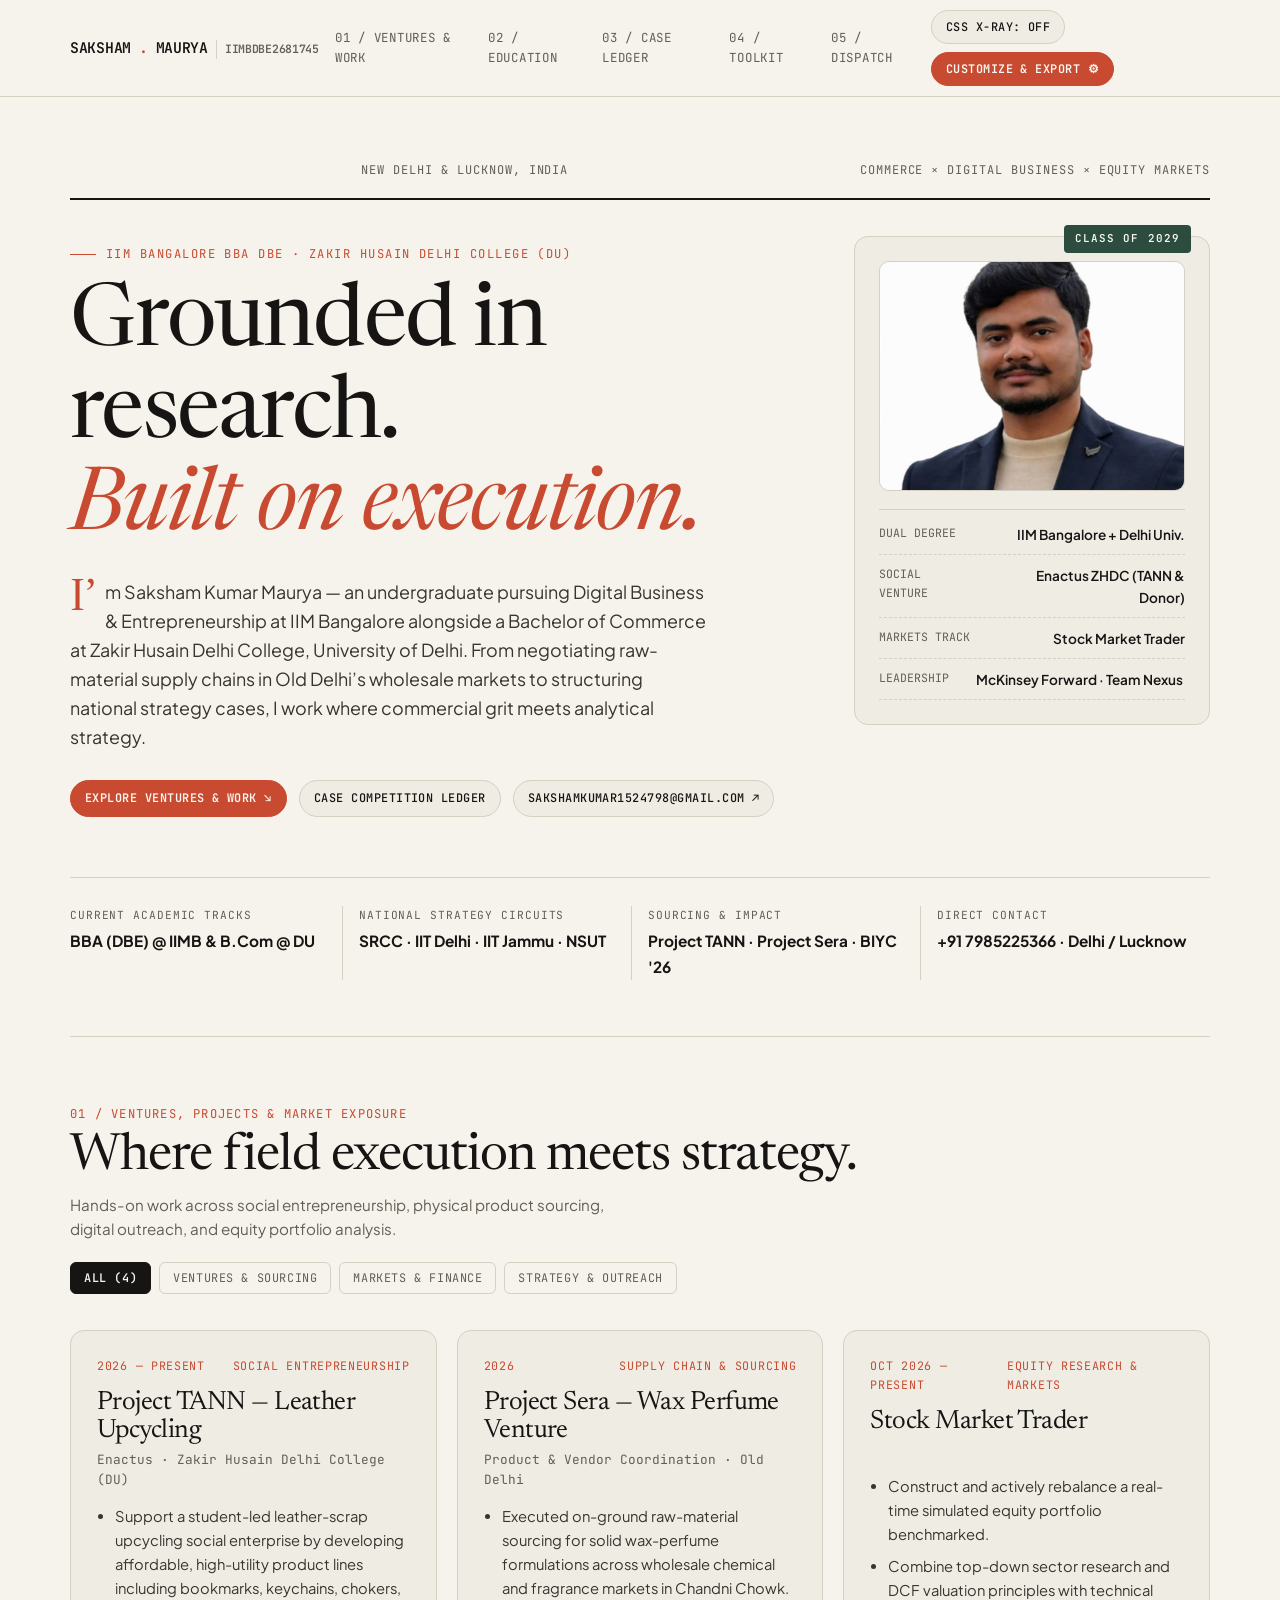
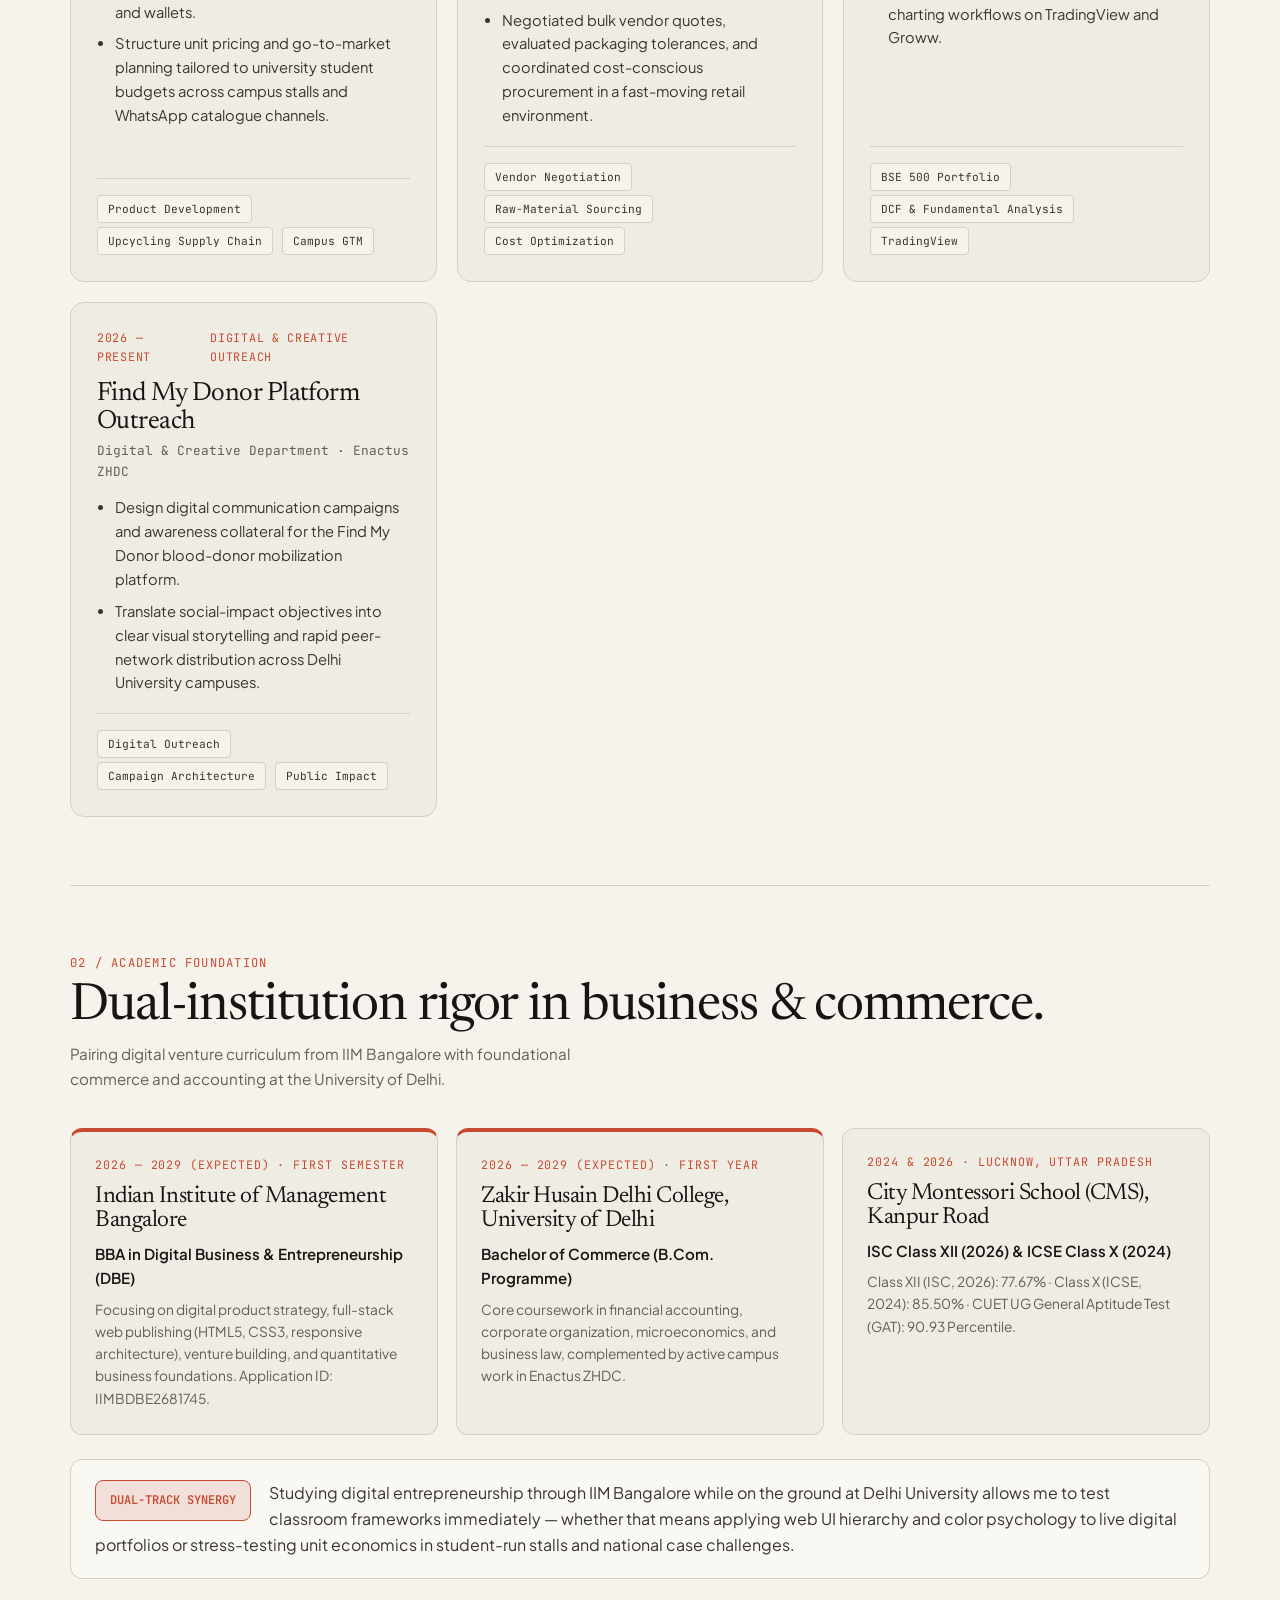
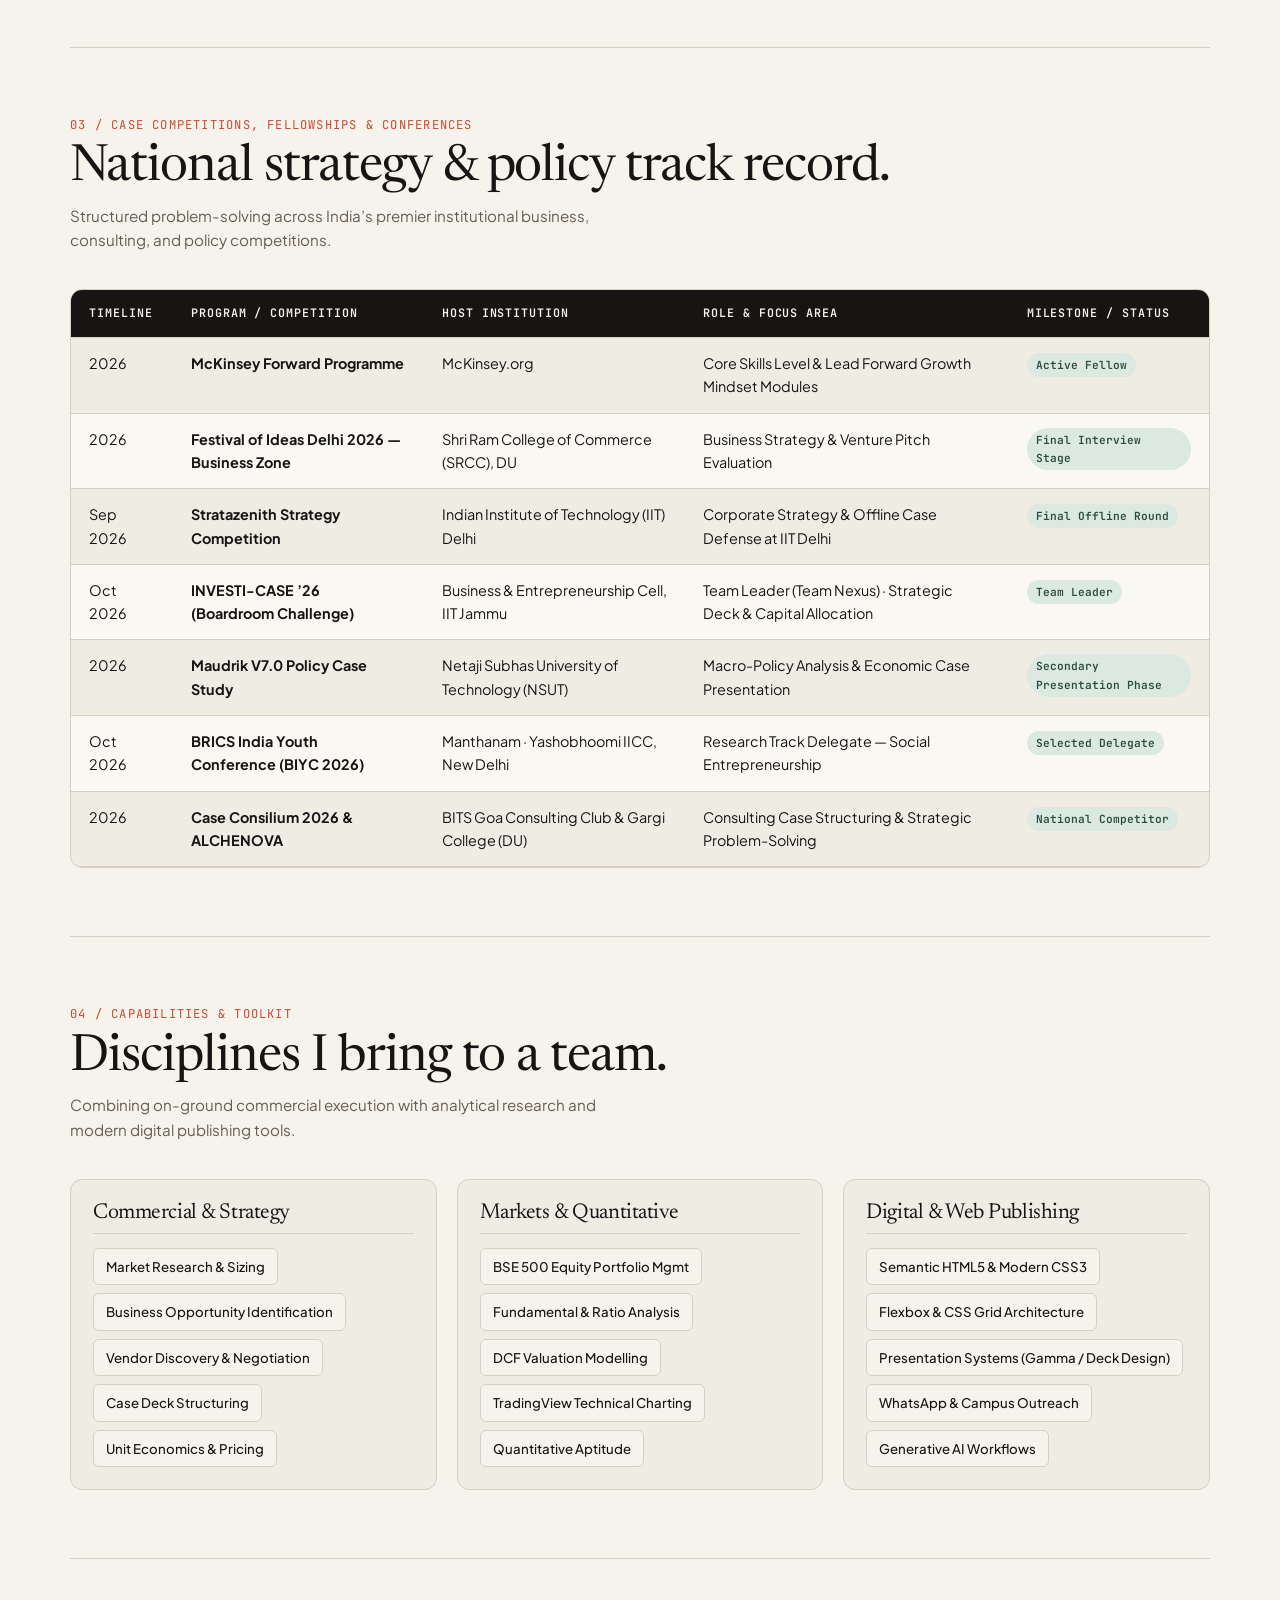
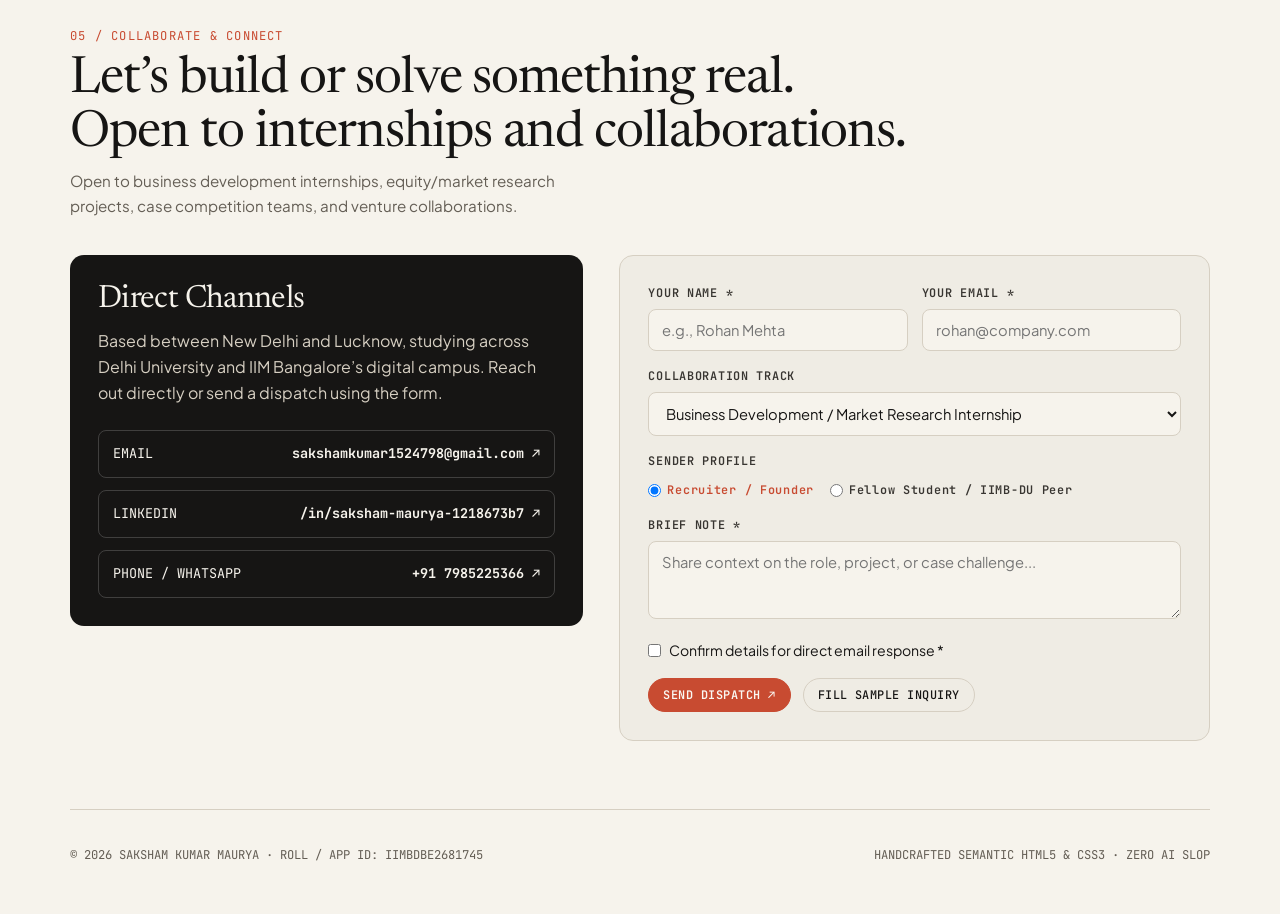
<file: index.html>
<!DOCTYPE html>
<html lang="en" data-theme="paper" data-font="modernist"><head>
  <meta charset="utf-8">
<link rel="stylesheet" href="styles.css">
  <meta name="viewport" content="width=device-width, initial-scale=1">
  <meta name="theme-color" content="#F6F3EC">
  <meta name="description" content="Saksham Kumar Maurya — Digital Business, Strategy, Venture Sourcing &amp; Equity Markets Portfolio (IIM Bangalore &amp; University of Delhi).">
  <title>Saksham Maurya — Monograph &amp; Portfolio</title>
  <link rel="preconnect" href="https://fonts.googleapis.com">
  <link rel="preconnect" href="https://fonts.gstatic.com" crossorigin="">
  <link href="https://fonts.googleapis.com/css2?family=DM+Mono:ital,wght@0,400;0,500;1,400&amp;family=Instrument+Serif:ital@0;1&amp;family=JetBrains+Mono:wght@400;500;600&amp;family=Newsreader:ital,opsz,wght@0,6..72,500;0,6..72,600;1,6..72,400&amp;family=Plus+Jakarta+Sans:wght@400;500;600;700;800&amp;family=Syne:wght@600;700;800&amp;display=swap" rel="stylesheet">
  <style>
    /* ==========================================================================
       1. UNIVERSAL SELECTOR & DESIGN TOKENS (ANTI-AI-SLOP EDITORIAL PALETTES)
       ========================================================================== */
    :root,
    html[data-theme="paper"] {
      --bg: #F6F3EC;
      --surface: #EFECE4;
      --surface-elevated: #FAF8F3;
      --ink: #161514;
      --ink-secondary: #383531;
      --muted: #645E55;
      --line: #D6CFC2;
      --line-strong: #161514;
      --accent: #C84B31;
      --accent-soft: #F3DFD9;
      --accent-contrast: #FAF8F3;
      --stamp: #2B4C3F;
      --stamp-soft: #DCE8E2;
      --max-w: 1140px;
    }

    html[data-theme="obsidian"] {
      --bg: #0B0D10;
      --surface: #12151A;
      --surface-elevated: #171B21;
      --ink: #F2F4F7;
      --ink-secondary: #D0D5DD;
      --muted: #9AA4B2;
      --line: #272D35;
      --line-strong: #46513A;
      --accent: #C7F36B;
      --accent-soft: #212915;
      --accent-contrast: #10140A;
      --stamp: #A7D94F;
      --stamp-soft: #1B2214;
    }

    html[data-theme="espresso"] {
      --bg: #14110F;
      --surface: #1D1815;
      --surface-elevated: #26201C;
      --ink: #F3EAE0;
      --ink-secondary: #D9CBB8;
      --muted: #9E8F7C;
      --line: #342C26;
      --line-strong: #6E5A47;
      --accent: #D49B4B;
      --accent-soft: #2E2418;
      --accent-contrast: #14110F;
      --stamp: #E07A5F;
      --stamp-soft: #2F1D19;
    }

    html[data-theme="forest"] {
      --bg: #101916;
      --surface: #172420;
      --surface-elevated: #1E2E29;
      --ink: #EFECE6;
      --ink-secondary: #CBD5D0;
      --muted: #8FA39A;
      --line: #283B34;
      --line-strong: #496A5E;
      --accent: #E07A5F;
      --accent-soft: #31201C;
      --accent-contrast: #101916;
      --stamp: #81B29A;
      --stamp-soft: #1C3128;
    }

    /* Font Pairings */
    html[data-font="editorial"] {
      --font-display: 'Instrument Serif', Georgia, serif;
      --font-sans: 'Plus Jakarta Sans', -apple-system, BlinkMacSystemFont, sans-serif;
      --font-mono: 'JetBrains Mono', 'DM Mono', monospace;
    }

    html[data-font="brutalist"] {
      --font-display: 'Syne', sans-serif;
      --font-sans: 'Plus Jakarta Sans', -apple-system, sans-serif;
      --font-mono: 'DM Mono', monospace;
    }

    html[data-font="modernist"] {
      --font-display: 'Newsreader', Georgia, serif;
      --font-sans: 'Plus Jakarta Sans', -apple-system, sans-serif;
      --font-mono: 'JetBrains Mono', monospace;
    }

    /* Universal Selector Reset (Module 4 Box Model) */
    *,
    *::before,
    *::after {
      box-sizing: border-box;
      margin: 0;
      padding: 0;
    }

    /* Pseudo-element ::selection (Module 4 Pseudo-elements) */
    ::selection {
      background-color: var(--accent);
      color: var(--accent-contrast);
    }

    html {
      scroll-behavior: smooth;
      font-size: 16px;
    }

    /* ==========================================================================
       2. ELEMENT SELECTORS & INHERITANCE
       ========================================================================== */
    body {
      background-color: var(--bg);
      color: var(--ink);
      font-family: var(--font-sans);
      line-height: 1.62;
      transition: background-color 0.25s ease, color 0.25s ease;
      overflow-x: hidden;
    }

    /* Grouping Selector (Module 4 Combining Selectors) */
    h1, h2, h3, h4 {
      font-family: var(--font-display);
      font-weight: 400;
      line-height: 1.06;
      color: var(--ink);
      letter-spacing: -0.02em;
    }

    html[data-font="brutalist"] h1,
    html[data-font="brutalist"] h2,
    html[data-font="brutalist"] h3 {
      font-weight: 700;
      letter-spacing: -0.04em;
      line-height: 1.04;
    }

    p {
      color: var(--ink-secondary);
      font-size: 1rem;
    }

    a {
      color: inherit;
      text-decoration: none;
      transition: color 0.2s ease, border-color 0.2s ease, background-color 0.2s ease;
    }

    ul, ol {
      list-style-position: inside;
    }

    img {
      max-width: 100%;
      height: auto;
      display: block;
    }

    /* ==========================================================================
       3. CLASS & ID SELECTORS + POSITIONING (STICKY, RELATIVE, ABSOLUTE)
       ========================================================================== */
    .wrap {
      width: min(var(--max-w), calc(100% - 48px));
      margin-left: auto;
      margin-right: auto;
    }

    /* ID Selector + Sticky Positioning (Module 4 Position Property) */
    #site-header {
      position: sticky;
      top: 0;
      z-index: 40;
      background-color: var(--bg);
      border-bottom: 1px solid var(--line);
    }

    .nav-bar {
      min-height: 70px;
      display: flex;
      align-items: center;
      justify-content: space-between;
      gap: 16px;
      padding: 10px 0;
    }

    .brand-mark {
      display: inline-flex;
      align-items: baseline;
      gap: 8px;
      font-family: var(--font-mono);
      font-weight: 600;
      font-size: 0.92rem;
      letter-spacing: -0.02em;
      text-transform: uppercase;
    }

    /* Span Inline Element Styling (Module 4 Span Tag) */
    .brand-mark span.brand-dot {
      color: var(--accent);
      font-weight: 700;
    }

    .brand-mark span.brand-sub {
      font-size: 0.72rem;
      color: var(--muted);
      padding-left: 8px;
      border-left: 1px solid var(--line);
    }

    /* Descendant Selector: nav .nav-links a */
    nav .nav-links {
      display: flex;
      align-items: center;
      gap: 24px;
      font-family: var(--font-mono);
      font-size: 0.78rem;
      text-transform: uppercase;
      letter-spacing: 0.06em;
      color: var(--muted);
    }

    nav .nav-links a:hover,
    nav .nav-links a:focus-visible {
      color: var(--accent);
    }

    .nav-controls {
      display: flex;
      align-items: center;
      gap: 8px;
      flex-wrap: wrap;
    }

    /* Chained Selector: button.btn-pill and button.btn-primary (Module 4 Chaining) */
    button.btn-pill,
    a.btn-pill {
      display: inline-flex;
      align-items: center;
      gap: 7px;
      padding: 8px 14px;
      border-radius: 999px;
      border: 1px solid var(--line);
      background-color: var(--surface);
      color: var(--ink);
      font-family: var(--font-mono);
      font-size: 0.74rem;
      font-weight: 500;
      letter-spacing: 0.04em;
      text-transform: uppercase;
      cursor: pointer;
      transition: transform 0.15s ease, background-color 0.2s ease, border-color 0.2s ease;
    }

    button.btn-pill:hover,
    a.btn-pill:hover {
      border-color: var(--ink);
      transform: translateY(-1px);
    }

    button.btn-pill:active,
    a.btn-pill:active {
      transform: translateY(0);
    }

    button.btn-pill.btn-accent,
    a.btn-pill.btn-accent {
      background-color: var(--accent);
      color: var(--accent-contrast);
      border-color: var(--accent);
      font-weight: 600;
    }

    button.btn-pill.btn-accent:hover,
    a.btn-pill.btn-accent:hover {
      opacity: 0.92;
    }

    /* ==========================================================================
       4. HERO SECTION — CSS GRID + RELATIVE/ABSOLUTE STAMP
       ========================================================================== */
    #hero-section {
      padding: 64px 0 56px;
      border-bottom: 1px solid var(--line);
      position: relative;
    }

    .editorial-masthead {
      display: flex;
      justify-content: space-between;
      align-items: center;
      flex-wrap: wrap;
      gap: 12px;
      padding-bottom: 18px;
      margin-bottom: 36px;
      border-bottom: 2px solid var(--ink);
      font-family: var(--font-mono);
      font-size: 0.75rem;
      text-transform: uppercase;
      letter-spacing: 0.08em;
      color: var(--muted);
    }

    .kicker {
      font-family: var(--font-mono);
      font-size: 0.76rem;
      text-transform: uppercase;
      letter-spacing: 0.12em;
      color: var(--accent);
      display: inline-flex;
      align-items: center;
      gap: 10px;
      margin-bottom: 14px;
    }

    .kicker::before {
      content: "";
      display: inline-block;
      width: 26px;
      height: 1.5px;
      background-color: var(--accent);
    }

    .hero-grid {
      display: grid;
      grid-template-columns: 1.35fr 0.65fr;
      gap: 44px;
      align-items: start;
    }

    .hero-title {
      font-size: clamp(3.1rem, 6.8vw, 5.6rem);
      margin-bottom: 22px;
    }

    .hero-title em {
      font-style: italic;
      color: var(--accent);
    }

    /* Pseudo-element ::first-letter (Module 4 Pseudo-elements) */
    .lead-paragraph::first-letter {
      font-family: var(--font-display);
      font-size: 2.8rem;
      float: left;
      line-height: 0.85;
      padding-right: 10px;
      padding-top: 4px;
      color: var(--accent);
    }

    .lead-paragraph {
      font-size: 1.12rem;
      max-width: 640px;
      margin-bottom: 28px;
      color: var(--ink-secondary);
    }

    .hero-cta-row {
      display: flex;
      flex-wrap: wrap;
      gap: 12px;
      margin-bottom: 36px;
    }

    /* Relative Container + Absolute Corner Stamp (Module 4 Positioning) */
    .portrait-dossier {
      position: relative;
      background-color: var(--surface);
      border: 1px solid var(--line);
      border-radius: 14px;
      padding: 24px;
    }

    .dossier-stamp {
      position: absolute;
      top: -12px;
      right: 18px;
      background-color: var(--stamp);
      color: #FAF8F3;
      font-family: var(--font-mono);
      font-size: 0.68rem;
      font-weight: 600;
      letter-spacing: 0.1em;
      text-transform: uppercase;
      padding: 5px 11px;
      border-radius: 4px;
    }

    .avatar-frame {
      width: 100%;
      aspect-ratio: 4 / 3;
      border-radius: 10px;
      border: 1px solid var(--line);
      background-color: var(--surface-elevated);
      display: flex;
      flex-direction: column;
      align-items: center;
      justify-content: center;
      overflow: hidden;
      margin-bottom: 18px;
      position: relative;
    }

    .avatar-monogram {
      font-family: var(--font-display);
      font-size: 4.2rem;
      color: var(--accent);
      line-height: 1;
    }

    .avatar-caption {
      font-family: var(--font-mono);
      font-size: 0.72rem;
      color: var(--muted);
      margin-top: 6px;
      text-transform: uppercase;
      letter-spacing: 0.08em;
    }

    #custom-avatar-img {
      width: 100%;
      height: 100%;
      object-fit: cover;
      display: none;
    }

    .dossier-list {
      list-style: none;
      border-top: 1px solid var(--line);
      padding-top: 14px;
      display: flex;
      flex-direction: column;
      gap: 10px;
      font-size: 0.85rem;
    }

    .dossier-list li {
      display: flex;
      justify-content: space-between;
      gap: 12px;
      border-bottom: 1px dashed var(--line);
      padding-bottom: 8px;
    }

    .dossier-list li span.label {
      font-family: var(--font-mono);
      font-size: 0.72rem;
      text-transform: uppercase;
      color: var(--muted);
    }

    .dossier-list li strong {
      font-weight: 600;
      text-align: right;
    }

    /* Hero Meta Strip — Flexbox */
    .hero-metrics {
      display: grid;
      grid-template-columns: repeat(4, 1fr);
      gap: 16px;
      padding-top: 28px;
      border-top: 1px solid var(--line);
      margin-top: 24px;
    }

    .metric-cell {
      padding-right: 12px;
      border-right: 1px solid var(--line);
    }

    .metric-cell:last-child {
      border-right: none;
    }

    .metric-cell small {
      display: block;
      font-family: var(--font-mono);
      font-size: 0.7rem;
      text-transform: uppercase;
      letter-spacing: 0.08em;
      color: var(--muted);
      margin-bottom: 4px;
    }

    .metric-cell strong {
      font-size: 0.96rem;
      font-weight: 700;
      color: var(--ink);
    }

    /* ==========================================================================
       5. SECTIONS, ADJACENT SIBLING COMBINATOR & DIRECT CHILD SELECTORS
       ========================================================================== */
    main > section {
      padding: 68px 0;
      border-bottom: 1px solid var(--line);
      position: relative;
    }

    .section-header {
      display: flex;
      justify-content: space-between;
      align-items: flex-end;
      flex-wrap: wrap;
      gap: 20px;
      margin-bottom: 36px;
    }

    .section-index {
      font-family: var(--font-mono);
      font-size: 0.76rem;
      color: var(--accent);
      letter-spacing: 0.1em;
      text-transform: uppercase;
      margin-bottom: 6px;
    }

    .section-header h2 {
      font-size: clamp(2.1rem, 4vw, 3.2rem);
    }

    /* Adjacent Sibling Combinator: h2 + .section-sub (Module 4 Combinators) */
    h2 + .section-sub {
      margin-top: 8px;
      color: var(--muted);
      font-size: 0.95rem;
      max-width: 540px;
    }

    /* Filter Bar */
    .filter-bar {
      display: flex;
      flex-wrap: wrap;
      gap: 8px;
      align-items: center;
    }

    button.filter-btn {
      padding: 7px 13px;
      border-radius: 6px;
      border: 1px solid var(--line);
      background-color: transparent;
      color: var(--muted);
      font-family: var(--font-mono);
      font-size: 0.74rem;
      text-transform: uppercase;
      letter-spacing: 0.05em;
      cursor: pointer;
      transition: all 0.18s ease;
    }

    button.filter-btn:hover {
      color: var(--ink);
      border-color: var(--ink);
    }

    button.filter-btn.active {
      background-color: var(--ink);
      color: var(--bg);
      border-color: var(--ink);
      font-weight: 600;
    }

    /* ==========================================================================
       6. BENTO GRID FOR EXPERIENCE & VENTURES (DIRECT CHILD COMBINATOR >)
       ========================================================================== */
    .bento-grid {
      display: grid;
      grid-template-columns: repeat(auto-fit, minmax(310px, 1fr));
      gap: 20px;
    }

    /* Direct Child Selector: .bento-grid > article (Module 4 Child Combinator) */
    .bento-grid > article.exp-card {
      background-color: var(--surface);
      border: 1px solid var(--line);
      border-radius: 14px;
      padding: 26px;
      display: flex;
      flex-direction: column;
      justify-content: space-between;
      transition: transform 0.22s ease, border-color 0.22s ease, background-color 0.22s ease;
    }

    .bento-grid > article.exp-card:hover {
      transform: translateY(-4px);
      border-color: var(--accent);
      background-color: var(--surface-elevated);
    }

    .card-meta {
      display: flex;
      justify-content: space-between;
      align-items: center;
      gap: 10px;
      font-family: var(--font-mono);
      font-size: 0.73rem;
      color: var(--accent);
      text-transform: uppercase;
      letter-spacing: 0.06em;
      margin-bottom: 14px;
    }

    .exp-card h3 {
      font-size: 1.65rem;
      margin-bottom: 4px;
    }

    .exp-org {
      font-family: var(--font-mono);
      font-size: 0.8rem;
      color: var(--muted);
      margin-bottom: 14px;
    }

    .exp-points {
      list-style: disc;
      padding-left: 18px;
      margin-bottom: 18px;
      display: flex;
      flex-direction: column;
      gap: 8px;
      font-size: 0.92rem;
      color: var(--ink-secondary);
    }

    /* Inline-Block Display for Tags (Module 4 Display Property) */
    .tag-row {
      margin-top: auto;
      padding-top: 12px;
      border-top: 1px solid var(--line);
    }

    .pill-tag {
      display: inline-block;
      padding: 4px 10px;
      margin: 4px 6px 0 0;
      border-radius: 4px;
      border: 1px solid var(--line);
      background-color: var(--bg);
      font-family: var(--font-mono);
      font-size: 0.7rem;
      color: var(--ink-secondary);
    }

    /* ==========================================================================
       7. EDUCATION DUAL-DEGREE MATRIX & FLOAT CALLOUT
       ========================================================================== */
    .edu-grid {
      display: grid;
      grid-template-columns: repeat(3, 1fr);
      gap: 18px;
    }

    .edu-card {
      background-color: var(--surface);
      border: 1px solid var(--line);
      border-radius: 12px;
      padding: 24px;
      position: relative;
    }

    .edu-card.featured-edu {
      border-top: 4px solid var(--accent);
    }

    .edu-year {
      font-family: var(--font-mono);
      font-size: 0.73rem;
      color: var(--accent);
      text-transform: uppercase;
      letter-spacing: 0.08em;
      margin-bottom: 10px;
    }

    .edu-card h3 {
      font-size: 1.45rem;
      margin-bottom: 8px;
    }

    .edu-degree {
      font-weight: 600;
      font-size: 0.94rem;
      color: var(--ink);
      margin-bottom: 8px;
    }

    .edu-detail {
      font-size: 0.86rem;
      color: var(--muted);
    }

    /* Float & Clear Demonstration Box (Module 4 Float & Clear) */
    .editorial-note-box {
      margin-top: 24px;
      padding: 20px 24px;
      border: 1px solid var(--line);
      border-radius: 12px;
      background-color: var(--surface-elevated);
    }

    .floated-badge {
      float: left;
      margin: 0 18px 8px 0;
      padding: 10px 14px;
      background-color: var(--accent-soft);
      border: 1px solid var(--accent);
      border-radius: 8px;
      font-family: var(--font-mono);
      font-size: 0.75rem;
      font-weight: 600;
      color: var(--accent);
      text-transform: uppercase;
    }

    .clear-fix {
      clear: both;
    }

    /* ==========================================================================
       8. SEMANTIC HTML TABLE — CASE COMPETITIONS & LEADERSHIP LEDGER
       ========================================================================== */
    .table-scroll {
      width: 100%;
      overflow-x: auto;
      border: 1px solid var(--line);
      border-radius: 12px;
      background-color: var(--surface);
    }

    #comp-table {
      width: 100%;
      border-collapse: collapse;
      text-align: left;
      font-size: 0.9rem;
    }

    #comp-table th,
    #comp-table td {
      padding: 14px 18px;
      border-bottom: 1px solid var(--line);
      vertical-align: top;
    }

    #comp-table thead th {
      background-color: var(--ink);
      color: var(--bg);
      font-family: var(--font-mono);
      font-size: 0.73rem;
      font-weight: 600;
      text-transform: uppercase;
      letter-spacing: 0.08em;
    }

    /* Pseudo-class :nth-of-type(even) (Module 4 Pseudo-selectors) */
    #comp-table tbody tr:nth-of-type(even) {
      background-color: var(--surface-elevated);
    }

    #comp-table tbody tr:hover {
      background-color: var(--accent-soft);
    }

    .status-pill {
      display: inline-block;
      padding: 3px 9px;
      border-radius: 999px;
      font-family: var(--font-mono);
      font-size: 0.7rem;
      font-weight: 600;
      background-color: var(--stamp-soft);
      color: var(--stamp);
    }

    /* ==========================================================================
       9. SKILLS MATRIX & ATTRIBUTE-STYLED CONTACT FORM
       ========================================================================== */
    .skills-columns {
      display: grid;
      grid-template-columns: repeat(3, 1fr);
      gap: 20px;
    }

    .skill-group {
      padding: 22px;
      border: 1px solid var(--line);
      border-radius: 12px;
      background-color: var(--surface);
    }

    .skill-group h3 {
      font-size: 1.35rem;
      margin-bottom: 14px;
      padding-bottom: 8px;
      border-bottom: 1px solid var(--line);
    }

    .skill-chips {
      display: flex;
      flex-wrap: wrap;
      gap: 8px;
    }

    .skill-chip {
      padding: 7px 12px;
      border-radius: 6px;
      border: 1px solid var(--line);
      background-color: var(--bg);
      font-size: 0.83rem;
      font-weight: 500;
      transition: border-color 0.2s ease, transform 0.15s ease;
    }

    .skill-chip:hover {
      border-color: var(--accent);
      transform: translateY(-2px);
    }

    /* Contact Section & Attribute Selectors (Module 4 Attribute Selectors) */
    .contact-grid {
      display: grid;
      grid-template-columns: 1fr 1.15fr;
      gap: 36px;
      align-items: start;
    }

    .contact-card {
      padding: 28px;
      border-radius: 14px;
      background-color: var(--ink);
      color: var(--bg);
    }

    .contact-card h3 {
      color: var(--bg);
      font-size: 2rem;
      margin-bottom: 12px;
    }

    .contact-card p {
      color: var(--line);
      margin-bottom: 24px;
    }

    .direct-links {
      display: flex;
      flex-direction: column;
      gap: 12px;
      font-family: var(--font-mono);
      font-size: 0.84rem;
    }

    /* Attribute Selector: a[target="_blank"] */
    .direct-links a[target="_blank"],
    .direct-links a {
      display: flex;
      justify-content: space-between;
      align-items: center;
      padding: 12px 14px;
      border-radius: 8px;
      border: 1px solid rgba(255, 255, 255, 0.18);
      color: var(--bg);
    }

    .direct-links a:hover {
      background-color: var(--accent);
      color: var(--accent-contrast);
      border-color: var(--accent);
    }

    #contact-form {
      background-color: var(--surface);
      border: 1px solid var(--line);
      border-radius: 14px;
      padding: 28px;
      display: flex;
      flex-direction: column;
      gap: 16px;
    }

    .form-row {
      display: grid;
      grid-template-columns: 1fr 1fr;
      gap: 14px;
    }

    .field-group {
      display: flex;
      flex-direction: column;
      gap: 6px;
    }

    .field-group label {
      font-family: var(--font-mono);
      font-size: 0.74rem;
      text-transform: uppercase;
      letter-spacing: 0.06em;
      color: var(--ink-secondary);
      font-weight: 600;
    }

    /* Attribute Selectors for Form Inputs (Module 3 Forms & Module 4 Selectors) */
    input[type="text"],
    input[type="email"],
    input[type="url"],
    select,
    textarea {
      width: 100%;
      padding: 11px 13px;
      border-radius: 8px;
      border: 1.5px solid var(--line);
      background-color: var(--bg);
      color: var(--ink);
      font-family: var(--font-sans);
      font-size: 0.92rem;
      transition: border-color 0.2s ease;
    }

    input[type="text"]:focus,
    input[type="email"]:focus,
    input[type="url"]:focus,
    select:focus,
    textarea:focus {
      outline: none;
      border-color: var(--accent);
    }

    .radio-row,
    .checkbox-row {
      display: flex;
      flex-wrap: wrap;
      gap: 16px;
      align-items: center;
      font-size: 0.88rem;
      padding-top: 4px;
    }

    /* Adjacent Sibling Selector on Checked Input (Module 4 Combinators) */
    input[type="checkbox"]:checked + span,
    input[type="radio"]:checked + span {
      color: var(--accent);
      font-weight: 600;
    }

    .toast-banner {
      display: none;
      padding: 12px 16px;
      border-radius: 8px;
      background-color: var(--stamp-soft);
      border: 1px solid var(--stamp);
      color: var(--stamp);
      font-family: var(--font-mono);
      font-size: 0.8rem;
    }

    /* ==========================================================================
       10. CUSTOMIZER & EXPORT STUDIO DRAWER + CSS X-RAY BADGES
       ========================================================================== */
    #customizer-drawer {
      display: none;
      background-color: var(--surface-elevated);
      border-bottom: 2px solid var(--accent);
      padding: 24px 0;
    }

    #customizer-drawer.open {
      display: block;
    }

    .studio-grid {
      display: grid;
      grid-template-columns: repeat(auto-fit, minmax(230px, 1fr));
      gap: 20px;
      align-items: start;
    }

    .studio-box {
      background-color: var(--surface);
      border: 1px solid var(--line);
      border-radius: 10px;
      padding: 16px;
    }

    .studio-box h4 {
      font-family: var(--font-mono);
      font-size: 0.76rem;
      text-transform: uppercase;
      letter-spacing: 0.08em;
      color: var(--accent);
      margin-bottom: 10px;
    }

    .swatch-list {
      display: grid;
      grid-template-columns: 1fr 1fr;
      gap: 8px;
    }

    button.swatch-btn {
      padding: 8px 10px;
      border-radius: 6px;
      border: 1px solid var(--line);
      background-color: var(--bg);
      color: var(--ink);
      font-family: var(--font-mono);
      font-size: 0.72rem;
      text-align: left;
      cursor: pointer;
    }

    button.swatch-btn.active {
      border: 2px solid var(--accent);
      font-weight: 700;
    }

    /* CSS X-Ray Inspector Overlay Mode */
    .xray-badge {
      display: none;
      font-family: var(--font-mono);
      font-size: 0.68rem;
      background-color: var(--accent);
      color: var(--accent-contrast);
      padding: 3px 8px;
      border-radius: 4px;
      margin-bottom: 8px;
      width: fit-content;
    }

    body.css-xray-active .xray-badge {
      display: inline-block;
    }

    body.css-xray-active section,
    body.css-xray-active article.exp-card,
    body.css-xray-active .edu-card {
      outline: 1.5px dashed var(--accent);
      outline-offset: 4px;
    }

    body[data-editing="true"] [data-editable="true"] {
      outline: 1.5px dashed var(--stamp);
      outline-offset: 3px;
      cursor: text;
    }

    footer {
      padding: 36px 0 48px;
      font-family: var(--font-mono);
      font-size: 0.76rem;
      color: var(--muted);
      display: flex;
      justify-content: space-between;
      flex-wrap: wrap;
      gap: 16px;
    }

    /* ==========================================================================
       11. MEDIA QUERIES FOR RESPONSIVE DESIGN (MODULE 5 MEDIA QUERIES)
       ========================================================================== */
    @media (max-width: 900px) {
      .hero-grid,
      .contact-grid {
        grid-template-columns: 1fr;
      }
      .edu-grid,
      .skills-columns {
        grid-template-columns: 1fr 1fr;
      }
      .hero-metrics {
        grid-template-columns: 1fr 1fr;
      }
      nav .nav-links {
        display: none;
      }
    }

    @media (max-width: 600px) {
      .wrap {
        width: calc(100% - 28px);
      }
      .edu-grid,
      .skills-columns,
      .hero-metrics,
      .form-row {
        grid-template-columns: 1fr;
      }
      .metric-cell {
        border-right: none;
        border-bottom: 1px solid var(--line);
        padding-bottom: 10px;
      }
    }
  </style>
</head>
<body class="" data-editing="false">

  <!-- STICKY NAVIGATION BAR -->
  <header id="site-header">
    <div class="wrap nav-bar">
      <a class="brand-mark" href="#hero-section">
        <span data-editable="true" contenteditable="false">SAKSHAM</span><span class="brand-dot">.</span><span data-editable="true" contenteditable="false">MAURYA</span>
        <span class="brand-sub" id="roll-badge" data-editable="true" contenteditable="false">IIMBDBE2681745</span>
      </a>
      <nav aria-label="Primary Navigation">
        <div class="nav-links">
          <a href="#experience-section">01 / Ventures &amp; Work</a>
          <a href="#education-section">02 / Education</a>
          <a href="#ledger-section">03 / Case Ledger</a>
          <a href="#skills-section">04 / Toolkit</a>
          <a href="#contact-section">05 / Dispatch</a>
        </div>
      </nav>
      <div class="nav-controls">
        <button type="button" class="btn-pill" id="toggle-css-xray" title="Highlight CSS selectors &amp; layout models used on this page">CSS X-Ray: Off</button>
        <button type="button" class="btn-pill btn-accent" id="toggle-customizer-btn">
          Customize &amp; Export ⚙
        </button>
      </div>
    </div>

    <!-- CUSTOMIZATION & GITHUB EXPORT STUDIO DRAWER -->
    <aside id="customizer-drawer" aria-label="Customization Studio" class="">
      <div class="wrap">
        <div class="studio-grid">
          <!-- 1. Palette Switcher -->
          <div class="studio-box">
            <h4>1. Color Palette (Anti-Slop)</h4>
            <div class="swatch-list">
              <button type="button" class="swatch-btn active" data-theme-choice="paper">Archival Paper (Default)</button>
              <button type="button" class="swatch-btn" data-theme-choice="obsidian">Obsidian &amp; Lime (Om Style)</button>
              <button type="button" class="swatch-btn" data-theme-choice="espresso">Espresso &amp; Brass</button>
              <button type="button" class="swatch-btn" data-theme-choice="forest">Forest &amp; Terracotta</button>
            </div>
          </div>

          <!-- 2. Typography Pairing -->
          <div class="studio-box">
            <h4>2. Typography Pairing</h4>
            <div class="swatch-list">
              <button type="button" class="swatch-btn" data-font-choice="editorial">Instrument Serif + Jakarta</button>
              <button type="button" class="swatch-btn" data-font-choice="brutalist">Syne Display + DM Mono</button>
              <button type="button" class="swatch-btn active" data-font-choice="modernist">Newsreader + Mono</button>
            </div>
          </div>

          <!-- 3. Live Content & Photo Editor -->
          <div class="studio-box">
            <h4>3. Personalize Content &amp; Photo</h4>
            <div style="display:flex; flex-direction:column; gap:8px;">
              <button type="button" class="btn-pill" id="toggle-edit-mode" style="width:100%; justify-content:center;">✎ Enable Inline Text Editing</button>
              <label for="photo-upload-input" class="btn-pill" style="width:100%; justify-content:center; cursor:pointer;">
                📷 Upload Your Profile Photo
              </label>
              <input type="file" id="photo-upload-input" accept="image/*" style="display:none;">
              <input type="text" id="custom-roll-input" value="IIMBDBE2681745" placeholder="Roll No (e.g. 26129999)">
            </div>
          </div>

          <!-- 4. Export for GitHub Pages -->
          <div class="studio-box">
            <h4>4. Export for GitHub Repo</h4>
            <p style="font-size:0.78rem; color:var(--muted); margin-bottom:10px;">
              Download your customized HTML or copy the external stylesheet to push to GitHub Pages.
            </p>
            <div style="display:flex; flex-direction:column; gap:8px;">
              <button type="button" class="btn-pill btn-accent" id="download-html-btn" style="width:100%; justify-content:center;">
                ⬇ Download index.html
              </button>
              <button type="button" class="btn-pill" id="copy-css-btn" style="width:100%; justify-content:center;">
                📋 Copy External styles.css
              </button>
            </div>
          </div>
        </div>
      </div>
    </aside>
  </header>

  <main>
    <!-- HERO SECTION -->
    <section id="hero-section" class="wrap">
      <div class="xray-badge">ID Selector: #hero-section · Layout: CSS Grid (1.35fr 0.65fr) + Pseudo-element ::first-letter</div>

      <div class="editorial-masthead">
        <span data-editable="true" contenteditable="false"><br></span>
        <span data-editable="true" contenteditable="false">NEW DELHI &amp; LUCKNOW, INDIA</span>
        <span data-editable="true" contenteditable="false">COMMERCE × DIGITAL BUSINESS × EQUITY MARKETS</span>
      </div>

      <div class="hero-grid">
        <div>
          <div class="kicker" data-editable="true" contenteditable="false">IIM Bangalore BBA DBE · Zakir Husain Delhi College (DU)</div>
          <h1 class="hero-title" data-editable="true" contenteditable="false">
             Grounded in research.<br><em>Built on execution.</em>
          </h1>
          <p class="lead-paragraph" data-editable="true" contenteditable="false">
            I’m Saksham Kumar Maurya — an undergraduate pursuing Digital Business &amp; Entrepreneurship at IIM Bangalore alongside a Bachelor of Commerce at Zakir Husain Delhi College, University of Delhi. From negotiating raw-material supply chains in Old Delhi’s wholesale markets to structuring national strategy cases, I work where commercial grit meets analytical strategy.
          </p>

          <div class="hero-cta-row">
            <a href="#experience-section" class="btn-pill btn-accent">Explore Ventures &amp; Work ↘</a>
            <a href="#ledger-section" class="btn-pill">Case Competition Ledger</a>
            <a href="mailto:sakshamkumar1524798@gmail.com" class="btn-pill">sakshamkumar1524798@gmail.com ↗</a>
          </div>
        </div>

        <!-- PORTRAIT & QUICK DOSSIER CARD -->
        <aside class="portrait-dossier" aria-label="Candidate Quick Dossier">
          <div class="dossier-stamp" data-editable="true" contenteditable="false">CLASS OF 2029</div>
          <div class="xray-badge">Position: relative parent + position: absolute (.dossier-stamp)</div>
          <div class="avatar-frame" id="avatar-container">
            <img id="custom-avatar-img" alt="Saksham Kumar Maurya Portrait" src="[data-uri]" style="display: block;">
            <div id="avatar-placeholder" style="text-align: center; display: none;">
              <div class="avatar-monogram">SM</div>
              <div class="avatar-caption">Saksham Kumar Maurya</div>
            </div>
          </div>
          <ul class="dossier-list">
            <li>
              <span class="label">Dual Degree</span>
              <strong data-editable="true" contenteditable="false">IIM Bangalore + Delhi Univ.</strong>
            </li>
            <li>
              <span class="label">Social Venture</span>
              <strong data-editable="true" contenteditable="false">Enactus ZHDC (TANN &amp; Donor)</strong>
            </li>
            <li>
              <span class="label">Markets Track</span>
              <strong data-editable="true" contenteditable="false">Stock Market Trader</strong>
            </li>
            <li>
              <span class="label">Leadership</span>
              <strong data-editable="true" contenteditable="false">McKinsey Forward · Team Nexus&nbsp;</strong>
            </li>
          </ul>
        </aside>
      </div>

      <!-- HERO METRICS BAR -->
      <div class="hero-metrics">
        <div class="metric-cell">
          <small>Current Academic Tracks</small>
          <strong data-editable="true" contenteditable="false">BBA (DBE) @ IIMB &amp; B.Com @ DU</strong>
        </div>
        <div class="metric-cell">
          <small>National Strategy Circuits</small>
          <strong data-editable="true" contenteditable="false">SRCC · IIT Delhi · IIT Jammu · NSUT</strong>
        </div>
        <div class="metric-cell">
          <small>Sourcing &amp; Impact</small>
          <strong data-editable="true" contenteditable="false">Project TANN · Project Sera · BIYC '26</strong>
        </div>
        <div class="metric-cell">
          <small>Direct Contact</small>
          <strong data-editable="true" contenteditable="false">+91 7985225366 · Delhi / Lucknow</strong>
        </div>
      </div>
    </section>

    <!-- 01 / EXPERIENCE, VENTURES & PROJECTS (BENTO GRID) -->
    <section id="experience-section" class="wrap">
      <div class="xray-badge">Child Combinator: .bento-grid &gt; article.exp-card · CSS Grid repeat(auto-fit, minmax(310px, 1fr))</div>
      <div class="section-header">
        <div>
          <div class="section-index">01 / VENTURES, PROJECTS &amp; MARKET EXPOSURE</div>
          <h2 data-editable="true" contenteditable="false">Where field execution meets strategy.</h2>
          <p class="section-sub" data-editable="true" contenteditable="false">Hands-on work across social entrepreneurship, physical product sourcing, digital outreach, and equity portfolio analysis.</p>
        </div>
        <div class="filter-bar" role="group" aria-label="Filter projects and case competitions">
          <button type="button" class="filter-btn active" data-filter="all">All (<span id="count-all">4</span>)</button>
          <button type="button" class="filter-btn" data-filter="ventures">Ventures &amp; Sourcing</button>
          <button type="button" class="filter-btn" data-filter="finance">Markets &amp; Finance</button>
          <button type="button" class="filter-btn" data-filter="strategy">Strategy &amp; Outreach</button>
        </div>
      </div>

      <div class="bento-grid" id="experience-grid">
        <!-- Card 1: Enactus Project TANN -->
        <article class="exp-card" data-category="ventures" style="display: flex;">
          <div>
            <div class="card-meta">
              <span>2026 — PRESENT</span>
              <span>SOCIAL ENTREPRENEURSHIP</span>
            </div>
            <h3 data-editable="true" contenteditable="false">Project TANN — Leather Upcycling</h3>
            <div class="exp-org" data-editable="true" contenteditable="false">Enactus · Zakir Husain Delhi College (DU)</div>
            <ul class="exp-points">
              <li data-editable="true" contenteditable="false">Support a student-led leather-scrap upcycling social enterprise by developing affordable, high-utility product lines including bookmarks, keychains, chokers, and wallets.</li>
              <li data-editable="true" contenteditable="false">Structure unit pricing and go-to-market planning tailored to university student budgets across campus stalls and WhatsApp catalogue channels.</li>
            </ul>
          </div>
          <div class="tag-row">
            <span class="pill-tag">Product Development</span>
            <span class="pill-tag">Upcycling Supply Chain</span>
            <span class="pill-tag">Campus GTM</span>
          </div>
        </article>

        <!-- Card 2: Project Sera -->
        <article class="exp-card" data-category="ventures" style="display: flex;">
          <div>
            <div class="card-meta">
              <span>2026</span>
              <span>SUPPLY CHAIN &amp; SOURCING</span>
            </div>
            <h3 data-editable="true" contenteditable="false">Project Sera — Wax Perfume Venture</h3>
            <div class="exp-org" data-editable="true" contenteditable="false">Product &amp; Vendor Coordination · Old Delhi</div>
            <ul class="exp-points">
              <li data-editable="true" contenteditable="false">Executed on-ground raw-material sourcing for solid wax-perfume formulations across wholesale chemical and fragrance markets in Chandni Chowk.</li>
              <li data-editable="true" contenteditable="false">Negotiated bulk vendor quotes, evaluated packaging tolerances, and coordinated cost-conscious procurement in a fast-moving retail environment.</li>
            </ul>
          </div>
          <div class="tag-row">
            <span class="pill-tag">Vendor Negotiation</span>
            <span class="pill-tag">Raw-Material Sourcing</span>
            <span class="pill-tag">Cost Optimization</span>
          </div>
        </article>

        <!-- Card 3: Finlatics FMEP -->
        <article class="exp-card" data-category="finance" style="display: flex;">
          <div>
            <div class="card-meta">
              <span>OCT 2026 — PRESENT</span>
              <span>EQUITY RESEARCH &amp; MARKETS</span>
            </div>
            <h3 data-editable="true" contenteditable="false">Stock Market Trader</h3>
            <div class="exp-org" data-editable="true" contenteditable="false"><br></div>
            <ul class="exp-points">
              <li data-editable="true" contenteditable="false">Construct and actively rebalance a real-time simulated equity portfolio benchmarked.</li>
              <li data-editable="true" contenteditable="false">Combine top-down sector research and DCF valuation principles with technical charting workflows on TradingView and Groww.</li>
            </ul>
          </div>
          <div class="tag-row">
            <span class="pill-tag">BSE 500 Portfolio</span>
            <span class="pill-tag">DCF &amp; Fundamental Analysis</span>
            <span class="pill-tag">TradingView</span>
          </div>
        </article>

        <!-- Card 4: Enactus Find My Donor -->
        <article class="exp-card" data-category="strategy" style="display: flex;">
          <div>
            <div class="card-meta">
              <span>2026 — PRESENT</span>
              <span>DIGITAL &amp; CREATIVE OUTREACH</span>
            </div>
            <h3 data-editable="true" contenteditable="false">Find My Donor Platform Outreach</h3>
            <div class="exp-org" data-editable="true" contenteditable="false">Digital &amp; Creative Department · Enactus ZHDC</div>
            <ul class="exp-points">
              <li data-editable="true" contenteditable="false">Design digital communication campaigns and awareness collateral for the Find My Donor blood-donor mobilization platform.</li>
              <li data-editable="true" contenteditable="false">Translate social-impact objectives into clear visual storytelling and rapid peer-network distribution across Delhi University campuses.</li>
            </ul>
          </div>
          <div class="tag-row">
            <span class="pill-tag">Digital Outreach</span>
            <span class="pill-tag">Campaign Architecture</span>
            <span class="pill-tag">Public Impact</span>
          </div>
        </article>
      </div>
    </section>

    <!-- 02 / EDUCATION DUAL-DEGREE MATRIX -->
    <section id="education-section" class="wrap">
      <div class="xray-badge">Class Selector: .edu-grid + Float/Clear Demonstration (.floated-badge + .clear-fix)</div>
      <div class="section-header">
        <div>
          <div class="section-index">02 / ACADEMIC FOUNDATION</div>
          <h2 data-editable="true" contenteditable="false">Dual-institution rigor in business &amp; commerce.</h2>
          <p class="section-sub" data-editable="true" contenteditable="false">Pairing digital venture curriculum from IIM Bangalore with foundational commerce and accounting at the University of Delhi.</p>
        </div>
      </div>

      <div class="edu-grid">
        <div class="edu-card featured-edu">
          <div class="edu-year" data-editable="true" contenteditable="false">2026 — 2029 (EXPECTED) · FIRST SEMESTER</div>
          <h3 data-editable="true" contenteditable="false">Indian Institute of Management Bangalore</h3>
          <div class="edu-degree" data-editable="true" contenteditable="false">BBA in Digital Business &amp; Entrepreneurship (DBE)</div>
          <p class="edu-detail" data-editable="true" contenteditable="false">
            Focusing on digital product strategy, full-stack web publishing (HTML5, CSS3, responsive architecture), venture building, and quantitative business foundations. Application ID: IIMBDBE2681745.
          </p>
        </div>

        <div class="edu-card featured-edu">
          <div class="edu-year" data-editable="true" contenteditable="false">2026 — 2029 (EXPECTED) · FIRST YEAR</div>
          <h3 data-editable="true" contenteditable="false">Zakir Husain Delhi College, University of Delhi</h3>
          <div class="edu-degree" data-editable="true" contenteditable="false">Bachelor of Commerce (B.Com. Programme)</div>
          <p class="edu-detail" data-editable="true" contenteditable="false">
            Core coursework in financial accounting, corporate organization, microeconomics, and business law, complemented by active campus work in Enactus ZHDC.
          </p>
        </div>

        <div class="edu-card">
          <div class="edu-year" data-editable="true" contenteditable="false">2024 &amp; 2026 · LUCKNOW, UTTAR PRADESH</div>
          <h3 data-editable="true" contenteditable="false">City Montessori School (CMS), Kanpur Road</h3>
          <div class="edu-degree" data-editable="true" contenteditable="false">ISC Class XII (2026) &amp; ICSE Class X (2024)</div>
          <p class="edu-detail" data-editable="true" contenteditable="false">
            Class XII (ISC, 2026): 77.67% · Class X (ICSE, 2024): 85.50% · CUET UG General Aptitude Test (GAT): 90.93 Percentile.
          </p>
        </div>
      </div>

      <!-- Float & Clear Demonstration (Explicitly covers Module 4 Float & Clear) -->
      <div class="editorial-note-box">
        <div class="floated-badge">DUAL-TRACK SYNERGY</div>
        <p data-editable="true" contenteditable="false">
          Studying digital entrepreneurship through IIM Bangalore while on the ground at Delhi University allows me to test classroom frameworks immediately — whether that means applying web UI hierarchy and color psychology to live digital portfolios or stress-testing unit economics in student-run stalls and national case challenges.
        </p>
        <div class="clear-fix"></div>
      </div>
    </section>

    <!-- 03 / CASE COMPETITIONS, DIPLOMACY & LEADERSHIP LEDGER (SEMANTIC TABLE) -->
    <section id="ledger-section" class="wrap">
      <div class="xray-badge">ID Selector: #comp-table · Semantic thead/tbody/th/td · Pseudo-class tbody tr:nth-of-type(even)</div>
      <div class="section-header">
        <div>
          <div class="section-index">03 / CASE COMPETITIONS, FELLOWSHIPS &amp; CONFERENCES</div>
          <h2 data-editable="true" contenteditable="false">National strategy &amp; policy track record.</h2>
          <p class="section-sub" data-editable="true" contenteditable="false">Structured problem-solving across India’s premier institutional business, consulting, and policy competitions.</p>
        </div>
      </div>

      <div class="table-scroll">
        <table id="comp-table">
          <thead>
            <tr>
              <th>Timeline</th>
              <th>Program / Competition</th>
              <th>Host Institution</th>
              <th>Role &amp; Focus Area</th>
              <th>Milestone / Status</th>
            </tr>
          </thead>
          <tbody>
            <tr data-category="strategy" style="">
              <td>2026</td>
              <td><strong data-editable="true" contenteditable="false">McKinsey Forward Programme</strong></td>
              <td data-editable="true" contenteditable="false">McKinsey.org</td>
              <td data-editable="true" contenteditable="false">Core Skills Level &amp; Lead Forward Growth Mindset Modules</td>
              <td><span class="status-pill" data-editable="true" contenteditable="false">Active Fellow</span></td>
            </tr>
            <tr data-category="strategy" style="">
              <td>2026</td>
              <td><strong data-editable="true" contenteditable="false">Festival of Ideas Delhi 2026 — Business Zone</strong></td>
              <td data-editable="true" contenteditable="false">Shri Ram College of Commerce (SRCC), DU</td>
              <td data-editable="true" contenteditable="false">Business Strategy &amp; Venture Pitch Evaluation</td>
              <td><span class="status-pill" data-editable="true" contenteditable="false">Final Interview Stage</span></td>
            </tr>
            <tr data-category="strategy" style="">
              <td>Sep 2026</td>
              <td><strong data-editable="true" contenteditable="false">Stratazenith Strategy Competition</strong></td>
              <td data-editable="true" contenteditable="false">Indian Institute of Technology (IIT) Delhi</td>
              <td data-editable="true" contenteditable="false">Corporate Strategy &amp; Offline Case Defense at IIT Delhi</td>
              <td><span class="status-pill" data-editable="true" contenteditable="false">Final Offline Round</span></td>
            </tr>
            <tr data-category="strategy" style="">
              <td>Oct 2026</td>
              <td><strong data-editable="true" contenteditable="false">INVESTI-CASE ’26 (Boardroom Challenge)</strong></td>
              <td data-editable="true" contenteditable="false">Business &amp; Entrepreneurship Cell, IIT Jammu</td>
              <td data-editable="true" contenteditable="false">Team Leader (Team Nexus) · Strategic Deck &amp; Capital Allocation</td>
              <td><span class="status-pill" data-editable="true" contenteditable="false">Team Leader</span></td>
            </tr>
            <tr data-category="strategy" style="">
              <td>2026</td>
              <td><strong data-editable="true" contenteditable="false">Maudrik V7.0 Policy Case Study</strong></td>
              <td data-editable="true" contenteditable="false">Netaji Subhas University of Technology (NSUT)</td>
              <td data-editable="true" contenteditable="false">Macro-Policy Analysis &amp; Economic Case Presentation</td>
              <td><span class="status-pill" data-editable="true" contenteditable="false">Secondary Presentation Phase</span></td>
            </tr>
            <tr data-category="ventures" style="">
              <td>Oct 2026</td>
              <td><strong data-editable="true" contenteditable="false">BRICS India Youth Conference (BIYC 2026)</strong></td>
              <td data-editable="true" contenteditable="false">Manthanam · Yashobhoomi IICC, New Delhi</td>
              <td data-editable="true" contenteditable="false">Research Track Delegate — Social Entrepreneurship</td>
              <td><span class="status-pill" data-editable="true" contenteditable="false">Selected Delegate</span></td>
            </tr>
            <tr data-category="strategy" style="">
              <td>2026</td>
              <td><strong data-editable="true" contenteditable="false">Case Consilium 2026 &amp; ALCHENOVA</strong></td>
              <td data-editable="true" contenteditable="false">BITS Goa Consulting Club &amp; Gargi College (DU)</td>
              <td data-editable="true" contenteditable="false">Consulting Case Structuring &amp; Strategic Problem-Solving</td>
              <td><span class="status-pill" data-editable="true" contenteditable="false">National Competitor</span></td>
            </tr>
          </tbody>
        </table>
      </div>
    </section>

    <!-- 04 / CORE TOOLKIT & SKILLS -->
    <section id="skills-section" class="wrap">
      <div class="xray-badge">Layout: CSS Grid (.skills-columns) + Flexbox (.skill-chips) + :hover state transitions</div>
      <div class="section-header">
        <div>
          <div class="section-index">04 / CAPABILITIES &amp; TOOLKIT</div>
          <h2 data-editable="true" contenteditable="false">Disciplines I bring to a team.</h2>
          <p class="section-sub" data-editable="true" contenteditable="false">Combining on-ground commercial execution with analytical research and modern digital publishing tools.</p>
        </div>
      </div>

      <div class="skills-columns">
        <div class="skill-group">
          <h3 data-editable="true" contenteditable="false">Commercial &amp; Strategy</h3>
          <div class="skill-chips">
            <span class="skill-chip" data-editable="true" contenteditable="false">Market Research &amp; Sizing</span>
            <span class="skill-chip" data-editable="true" contenteditable="false">Business Opportunity Identification</span>
            <span class="skill-chip" data-editable="true" contenteditable="false">Vendor Discovery &amp; Negotiation</span>
            <span class="skill-chip" data-editable="true" contenteditable="false">Case Deck Structuring</span>
            <span class="skill-chip" data-editable="true" contenteditable="false">Unit Economics &amp; Pricing</span>
          </div>
        </div>

        <div class="skill-group">
          <h3 data-editable="true" contenteditable="false">Markets &amp; Quantitative</h3>
          <div class="skill-chips">
            <span class="skill-chip" data-editable="true" contenteditable="false">BSE 500 Equity Portfolio Mgmt</span>
            <span class="skill-chip" data-editable="true" contenteditable="false">Fundamental &amp; Ratio Analysis</span>
            <span class="skill-chip" data-editable="true" contenteditable="false">DCF Valuation Modelling</span>
            <span class="skill-chip" data-editable="true" contenteditable="false">TradingView Technical Charting</span>
            <span class="skill-chip" data-editable="true" contenteditable="false">Quantitative Aptitude</span>
          </div>
        </div>

        <div class="skill-group">
          <h3 data-editable="true" contenteditable="false">Digital &amp; Web Publishing</h3>
          <div class="skill-chips">
            <span class="skill-chip" data-editable="true" contenteditable="false">Semantic HTML5 &amp; Modern CSS3</span>
            <span class="skill-chip" data-editable="true" contenteditable="false">Flexbox &amp; CSS Grid Architecture</span>
            <span class="skill-chip" data-editable="true" contenteditable="false">Presentation Systems (Gamma / Deck Design)</span>
            <span class="skill-chip" data-editable="true" contenteditable="false">WhatsApp &amp; Campus Outreach</span>
            <span class="skill-chip" data-editable="true" contenteditable="false">Generative AI Workflows</span>
          </div>
        </div>
      </div>
    </section>

    <!-- 05 / INTERACTIVE CONTACT & COLLABORATION DISPATCH FORM -->
    <section id="contact-section" class="wrap">
      <div class="xray-badge">Attribute Selectors: input[type="text"], input[type="email"], a[target="_blank"] + Adjacent Sibling input:checked + span</div>
      <div class="section-header">
        <div>
          <div class="section-index">05 / COLLABORATE &amp; CONNECT</div>
          <h2 data-editable="true" contenteditable="false">Let’s build or solve something real.<br>Open to internships and collaborations.</h2>
          <p class="section-sub" data-editable="true" contenteditable="false">Open to business development internships, equity/market research projects, case competition teams, and venture collaborations.</p>
        </div>
      </div>

      <div class="contact-grid">
        <div class="contact-card">
          <h3 data-editable="true" contenteditable="false">Direct Channels</h3>
          <p data-editable="true" contenteditable="false">
            Based between New Delhi and Lucknow, studying across Delhi University and IIM Bangalore’s digital campus. Reach out directly or send a dispatch using the form.
          </p>
          <div class="direct-links">
            <a href="mailto:sakshamkumar1524798@gmail.com">
              <span>EMAIL</span>
              <strong>sakshamkumar1524798@gmail.com ↗</strong>
            </a>
            <a href="https://www.linkedin.com/in/saksham-maurya-1218673b7" target="_blank" rel="noreferrer">
              <span>LINKEDIN</span>
              <strong>/in/saksham-maurya-1218673b7 ↗</strong>
            </a>
            <a href="tel:+917985225366">
              <span>PHONE / WHATSAPP</span>
              <strong>+91 7985225366 ↗</strong>
            </a>
          </div>
        </div>

        <!-- Semantic HTML Form (Covers Module 3 & Module 4 Form Styling) -->
        <form id="contact-form" action="#contact-section">
          <div class="form-row">
            <div class="field-group">
              <label for="sender-name">Your Name *</label>
              <input type="text" id="sender-name" name="name" minlength="2" maxlength="60" placeholder="e.g., Rohan Mehta" required="">
            </div>
            <div class="field-group">
              <label for="sender-email">Your Email *</label>
              <input type="email" id="sender-email" name="email" placeholder="rohan@company.com" required="">
            </div>
          </div>

          <div class="field-group">
            <label for="inquiry-topic">Collaboration Track</label>
            <select id="inquiry-topic" name="topic">
              <option value="internship">Business Development / Market Research Internship</option>
              <option value="case-comp">Case Competition / Strategy Team</option>
              <option value="venture">Student Venture / Sourcing Collaboration</option>
              <option value="general">General Networking</option>
            </select>
          </div>

          <div class="field-group">
            <label>Sender Profile</label>
            <div class="radio-row">
              <label style="display:inline-flex; align-items:center; gap:6px; text-transform:none; cursor:pointer;">
                <input type="radio" name="sender_role" value="recruiter" checked="">
                <span>Recruiter / Founder</span>
              </label>
              <label style="display:inline-flex; align-items:center; gap:6px; text-transform:none; cursor:pointer;">
                <input type="radio" name="sender_role" value="student">
                <span>Fellow Student / IIMB-DU Peer</span>
              </label>
            </div>
          </div>

          <div class="field-group">
            <label for="sender-note">Brief Note *</label>
            <textarea id="sender-note" name="note" rows="3" minlength="5" placeholder="Share context on the role, project, or case challenge..." required=""></textarea>
          </div>

          <div class="checkbox-row">
            <label style="display:inline-flex; align-items:center; gap:8px; cursor:pointer;">
              <input type="checkbox" id="urgent-check" name="priority" value="on" required="">
              <span>Confirm details for direct email response *</span>
            </label>
          </div>

          <div style="display:flex; gap:12px; align-items:center; flex-wrap:wrap;">
            <button type="submit" class="btn-pill btn-accent">Send Dispatch ↗</button>
            <button type="button" class="btn-pill" id="prefill-demo-btn">Fill Sample Inquiry</button>
          </div>

          <div class="toast-banner" id="form-toast" role="status" aria-live="polite"></div>
        </form>
      </div>
    </section>
  </main>

  <footer class="wrap">
    <span>© <span id="footer-year">2026</span> SAKSHAM KUMAR MAURYA · ROLL / APP ID: <span id="footer-roll">IIMBDBE2681745</span></span>
    <span>HANDCRAFTED SEMANTIC HTML5 &amp; CSS3 · ZERO AI SLOP</span>
  </footer>

  <script>
    (function () {
      // 1. Dynamic Year
      var yearEl = document.getElementById('footer-year');
      if (yearEl) {
        yearEl.textContent = String(new Date().getFullYear());
      }

      // 2. Toggle Customizer Studio Drawer
      var drawer = document.getElementById('customizer-drawer');
      var toggleDrawerBtn = document.getElementById('toggle-customizer-btn');
      if (toggleDrawerBtn && drawer) {
        toggleDrawerBtn.addEventListener('click', function () {
          drawer.classList.toggle('open');
        });
      }

      // 3. CSS X-Ray Inspector Overlay Toggle
      var xrayBtn = document.getElementById('toggle-css-xray');
      if (xrayBtn) {
        xrayBtn.addEventListener('click', function () {
          var active = document.body.classList.toggle('css-xray-active');
          xrayBtn.textContent = active ? 'CSS X-Ray: On ✓' : 'CSS X-Ray: Off';
        });
      }

      // 4. Palette Switcher
      var themeBtns = document.querySelectorAll('[data-theme-choice]');
      themeBtns.forEach(function (btn) {
        btn.addEventListener('click', function () {
          var chosen = btn.getAttribute('data-theme-choice') || 'paper';
          document.documentElement.setAttribute('data-theme', chosen);
          themeBtns.forEach(function (b) { b.classList.remove('active'); });
          btn.classList.add('active');
        });
      });

      // 5. Font Pairing Switcher
      var fontBtns = document.querySelectorAll('[data-font-choice]');
      fontBtns.forEach(function (btn) {
        btn.addEventListener('click', function () {
          var chosen = btn.getAttribute('data-font-choice') || 'editorial';
          document.documentElement.setAttribute('data-font', chosen);
          fontBtns.forEach(function (b) { b.classList.remove('active'); });
          btn.classList.add('active');
        });
      });

      // 6. Live Inline Text Editing Toggle
      var editBtn = document.getElementById('toggle-edit-mode');
      var editableNodes = document.querySelectorAll('[data-editable="true"]');
      var isEditing = false;
      if (editBtn) {
        editBtn.addEventListener('click', function () {
          isEditing = !isEditing;
          document.body.setAttribute('data-editing', isEditing ? 'true' : 'false');
          editableNodes.forEach(function (node) {
            node.setAttribute('contenteditable', isEditing ? 'true' : 'false');
          });
          editBtn.textContent = isEditing ? '✓ Editing Active (Click Any Text)' : '✎ Enable Inline Text Editing';
        });
      }

      // 7. Profile Photo Uploader
      var photoInput = document.getElementById('photo-upload-input');
      var customAvatarImg = document.getElementById('custom-avatar-img');
      var avatarPlaceholder = document.getElementById('avatar-placeholder');
      if (photoInput && customAvatarImg && avatarPlaceholder) {
        photoInput.addEventListener('change', function (e) {
          var file = e.target.files && e.target.files[0];
          if (!file) return;
          var reader = new FileReader();
          reader.onload = function (ev) {
            customAvatarImg.src = String(ev.target.result);
            customAvatarImg.style.display = 'block';
            avatarPlaceholder.style.display = 'none';
          };
          reader.readAsDataURL(file);
        });
      }

      // 8. Roll Number Live Sync
      var rollInput = document.getElementById('custom-roll-input');
      var rollBadge = document.getElementById('roll-badge');
      var footerRoll = document.getElementById('footer-roll');
      if (rollInput) {
        rollInput.addEventListener('input', function () {
          var val = rollInput.value.trim() || 'IIMBDBE2681745';
          if (rollBadge) rollBadge.textContent = val;
          if (footerRoll) footerRoll.textContent = val;
        });
      }

      // 9. Category Filter for Ventures & Case Competition Ledger
      var filterBtns = document.querySelectorAll('.filter-btn');
      var expCards = document.querySelectorAll('#experience-grid .exp-card');
      var tableRows = document.querySelectorAll('#comp-table tbody tr');
      var countAllEl = document.getElementById('count-all');
      if (countAllEl) {
        countAllEl.textContent = String(expCards.length);
      }

      filterBtns.forEach(function (btn) {
        btn.addEventListener('click', function () {
          var cat = btn.getAttribute('data-filter') || 'all';
          filterBtns.forEach(function (b) { b.classList.remove('active'); });
          btn.classList.add('active');

          expCards.forEach(function (card) {
            var cardCat = card.getAttribute('data-category');
            card.style.display = (cat === 'all' || cardCat === cat) ? 'flex' : 'none';
          });

          tableRows.forEach(function (row) {
            var rowCat = row.getAttribute('data-category');
            row.style.display = (cat === 'all' || rowCat === cat) ? '' : 'none';
          });
        });
      });

      // 10. Interactive Contact Form + Sample Inquiry Button
      var contactForm = document.getElementById('contact-form');
      var formToast = document.getElementById('form-toast');
      var prefillBtn = document.getElementById('prefill-demo-btn');

      if (prefillBtn) {
        prefillBtn.addEventListener('click', function () {
          var nameInput = document.getElementById('sender-name');
          var emailInput = document.getElementById('sender-email');
          var noteInput = document.getElementById('sender-note');
          var checkInput = document.getElementById('urgent-check');
          if (nameInput) nameInput.value = 'Ananya Verma (Strategy Analyst)';
          if (emailInput) emailInput.value = 'ananya.verma@example.com';
          if (noteInput) noteInput.value = 'Hi Saksham, loved your Project TANN and Finlatics BSE 500 portfolio work. Would love to connect regarding a summer strategy internship.';
          if (checkInput) checkInput.checked = true;
        });
      }

      if (contactForm && formToast) {
        contactForm.addEventListener('submit', function (e) {
          e.preventDefault();
          var nameVal = (document.getElementById('sender-name').value || 'Visitor').trim();
          var topicSelect = document.getElementById('inquiry-topic');
          var topicText = topicSelect ? topicSelect.options[topicSelect.selectedIndex].text : 'Collaboration';
          formToast.style.display = 'block';
          formToast.textContent = '✓ Dispatch logged for ' + nameVal + ' (' + topicText + '). Ready to route to sakshamkumar1524798@gmail.com.';
        });
      }

      // 11. Export Standalone index.html & Copy External styles.css
      var downloadHtmlBtn = document.getElementById('download-html-btn');
      var copyCssBtn = document.getElementById('copy-css-btn');

      if (downloadHtmlBtn) {
        downloadHtmlBtn.addEventListener('click', function () {
          var clone = document.documentElement.cloneNode(true);
          var cloneDrawer = clone.querySelector('#customizer-drawer');
          if (cloneDrawer) cloneDrawer.classList.remove('open');
          var htmlString = '<!DOCTYPE html>\n' + clone.outerHTML;
          var blob = new Blob([htmlString], { type: 'text/html;charset=utf-8' });
          var url = URL.createObjectURL(blob);
          var a = document.createElement('a');
          a.href = url;
          a.download = 'index.html';
          document.body.appendChild(a);
          a.click();
          document.body.removeChild(a);
          URL.revokeObjectURL(url);
        });
      }

      if (copyCssBtn) {
        copyCssBtn.addEventListener('click', function () {
          var styleTag = document.querySelector('style');
          var cssText = styleTag ? styleTag.textContent : '';
          var tempArea = document.createElement('textarea');
          tempArea.value = cssText.trim();
          document.body.appendChild(tempArea);
          tempArea.select();
          try {
            document.execCommand('copy');
            copyCssBtn.textContent = '✓ Copied styles.css!';
            setTimeout(function () {
              copyCssBtn.textContent = '📋 Copy External styles.css';
            }, 2200);
          } catch (err) {
            copyCssBtn.textContent = 'Use Download index.html';
          }
          document.body.removeChild(tempArea);
        });
      }
    })();
  </script>

</body></html>
</file>
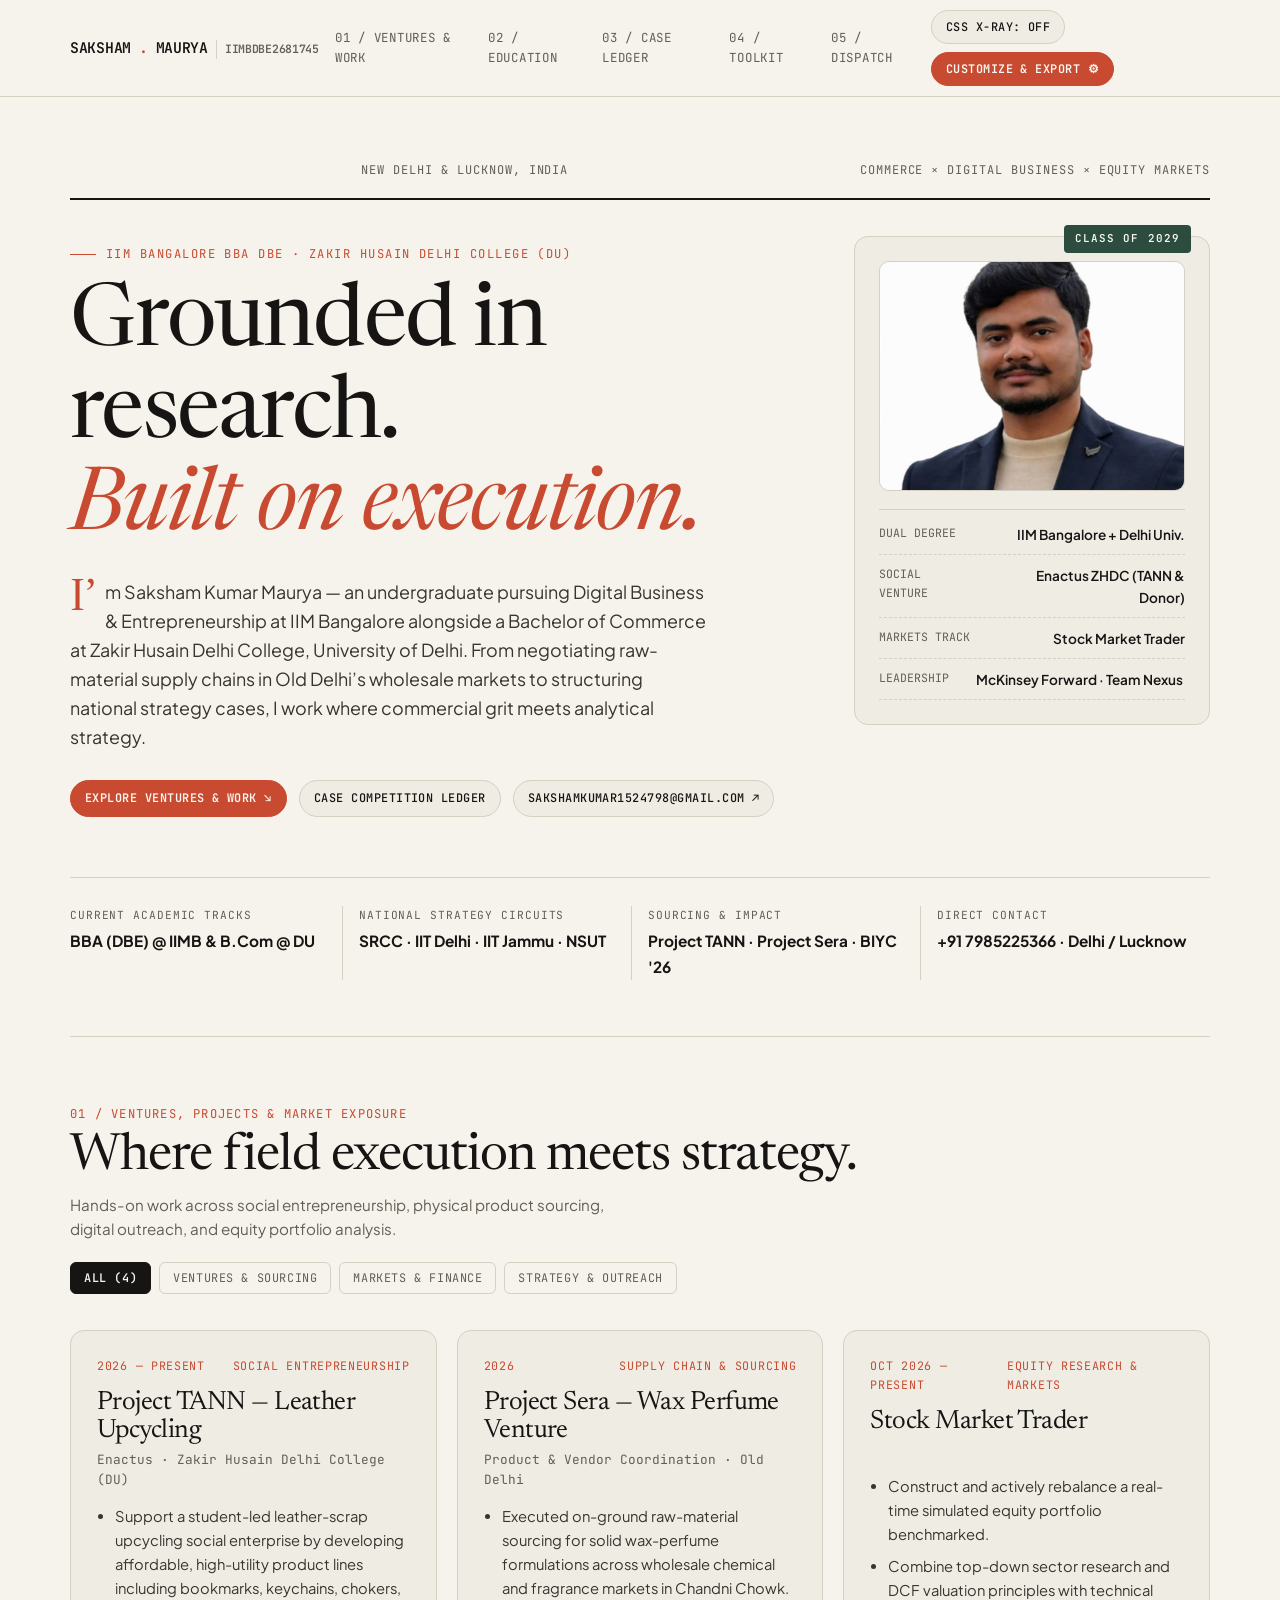
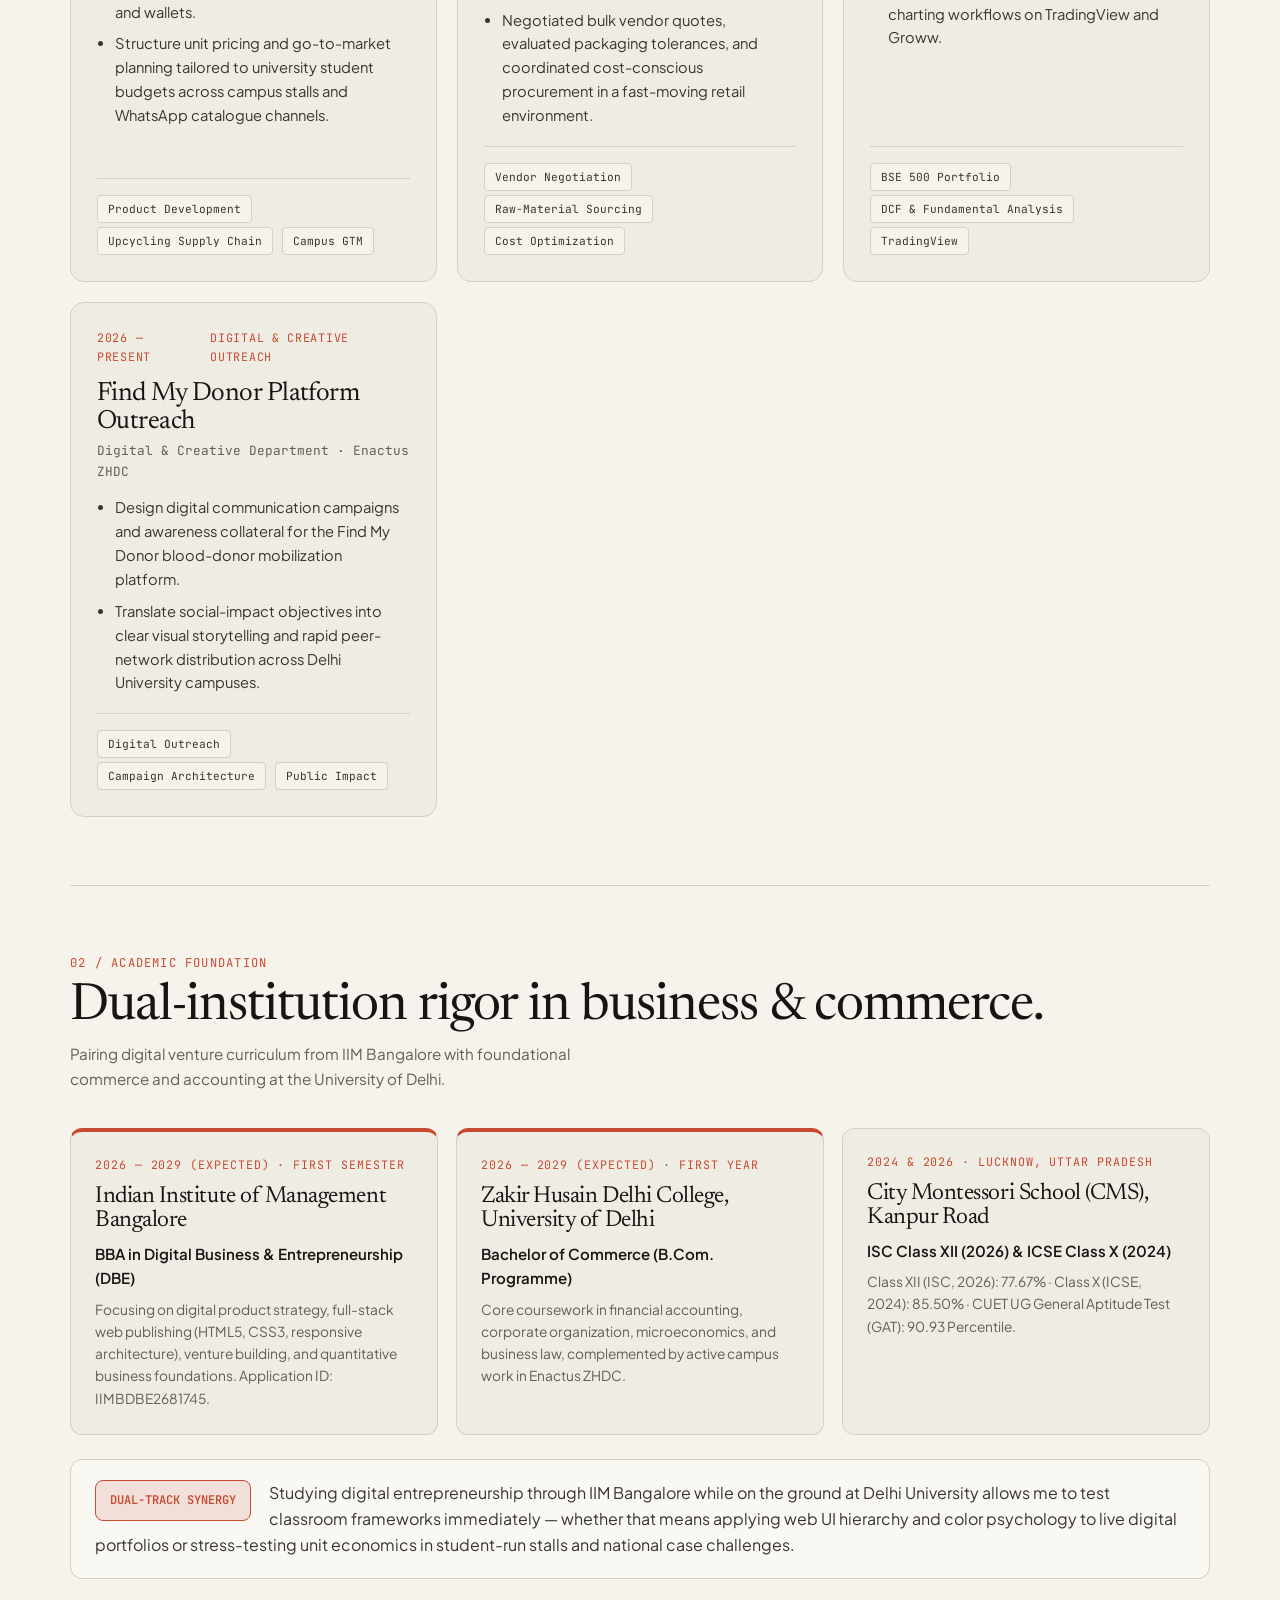
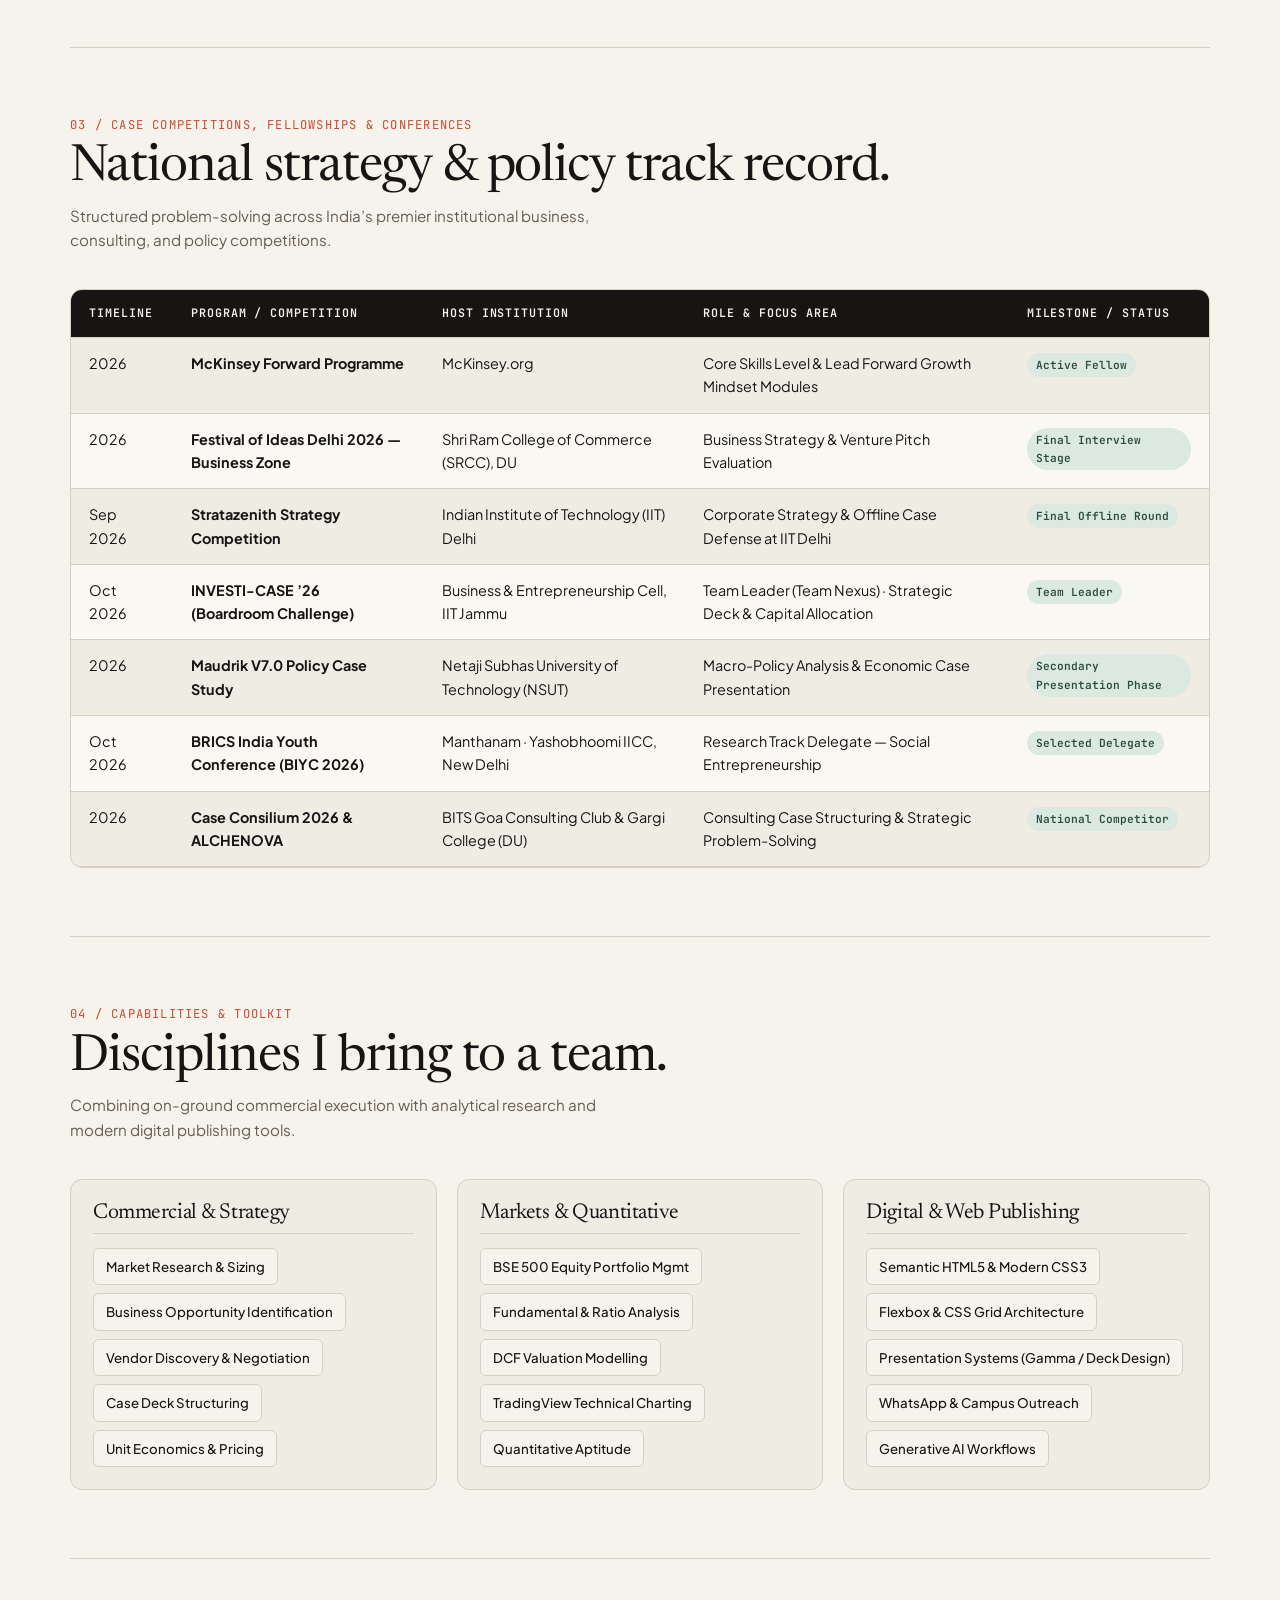
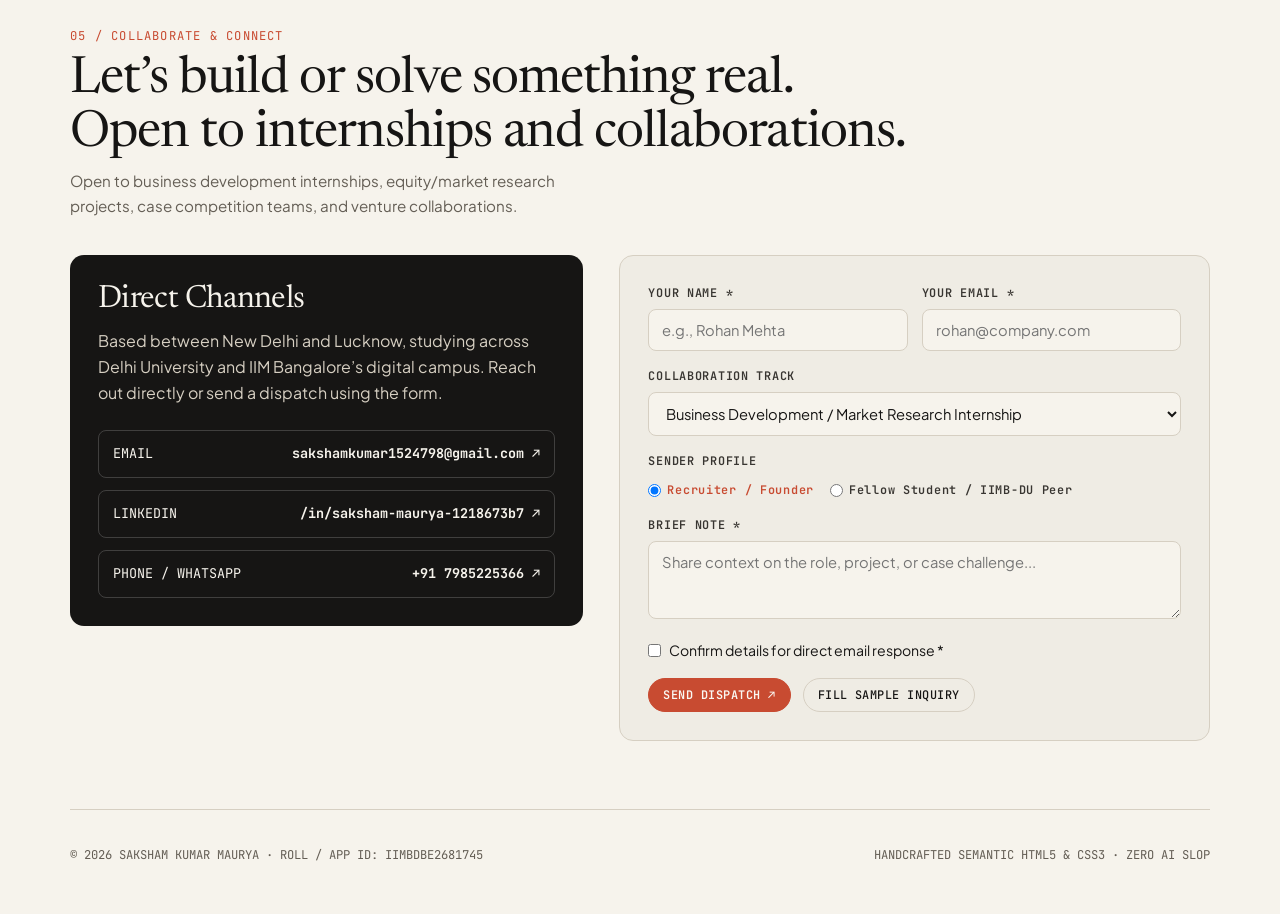
<file: index (1).html>
<!DOCTYPE html>
<html lang="en" data-theme="paper" data-font="modernist"><head>
  <meta charset="utf-8">
<link rel="stylesheet" href="styles.css">
  <meta name="viewport" content="width=device-width, initial-scale=1">
  <meta name="theme-color" content="#F6F3EC">
  <meta name="description" content="Saksham Kumar Maurya — Digital Business, Strategy, Venture Sourcing &amp; Equity Markets Portfolio (IIM Bangalore &amp; University of Delhi).">
  <title>Saksham Maurya — Monograph &amp; Portfolio</title>
  <link rel="preconnect" href="https://fonts.googleapis.com">
  <link rel="preconnect" href="https://fonts.gstatic.com" crossorigin="">
  <link href="https://fonts.googleapis.com/css2?family=DM+Mono:ital,wght@0,400;0,500;1,400&amp;family=Instrument+Serif:ital@0;1&amp;family=JetBrains+Mono:wght@400;500;600&amp;family=Newsreader:ital,opsz,wght@0,6..72,500;0,6..72,600;1,6..72,400&amp;family=Plus+Jakarta+Sans:wght@400;500;600;700;800&amp;family=Syne:wght@600;700;800&amp;display=swap" rel="stylesheet">
  <style>
    /* ==========================================================================
       1. UNIVERSAL SELECTOR & DESIGN TOKENS (ANTI-AI-SLOP EDITORIAL PALETTES)
       ========================================================================== */
    :root,
    html[data-theme="paper"] {
      --bg: #F6F3EC;
      --surface: #EFECE4;
      --surface-elevated: #FAF8F3;
      --ink: #161514;
      --ink-secondary: #383531;
      --muted: #645E55;
      --line: #D6CFC2;
      --line-strong: #161514;
      --accent: #C84B31;
      --accent-soft: #F3DFD9;
      --accent-contrast: #FAF8F3;
      --stamp: #2B4C3F;
      --stamp-soft: #DCE8E2;
      --max-w: 1140px;
    }

    html[data-theme="obsidian"] {
      --bg: #0B0D10;
      --surface: #12151A;
      --surface-elevated: #171B21;
      --ink: #F2F4F7;
      --ink-secondary: #D0D5DD;
      --muted: #9AA4B2;
      --line: #272D35;
      --line-strong: #46513A;
      --accent: #C7F36B;
      --accent-soft: #212915;
      --accent-contrast: #10140A;
      --stamp: #A7D94F;
      --stamp-soft: #1B2214;
    }

    html[data-theme="espresso"] {
      --bg: #14110F;
      --surface: #1D1815;
      --surface-elevated: #26201C;
      --ink: #F3EAE0;
      --ink-secondary: #D9CBB8;
      --muted: #9E8F7C;
      --line: #342C26;
      --line-strong: #6E5A47;
      --accent: #D49B4B;
      --accent-soft: #2E2418;
      --accent-contrast: #14110F;
      --stamp: #E07A5F;
      --stamp-soft: #2F1D19;
    }

    html[data-theme="forest"] {
      --bg: #101916;
      --surface: #172420;
      --surface-elevated: #1E2E29;
      --ink: #EFECE6;
      --ink-secondary: #CBD5D0;
      --muted: #8FA39A;
      --line: #283B34;
      --line-strong: #496A5E;
      --accent: #E07A5F;
      --accent-soft: #31201C;
      --accent-contrast: #101916;
      --stamp: #81B29A;
      --stamp-soft: #1C3128;
    }

    /* Font Pairings */
    html[data-font="editorial"] {
      --font-display: 'Instrument Serif', Georgia, serif;
      --font-sans: 'Plus Jakarta Sans', -apple-system, BlinkMacSystemFont, sans-serif;
      --font-mono: 'JetBrains Mono', 'DM Mono', monospace;
    }

    html[data-font="brutalist"] {
      --font-display: 'Syne', sans-serif;
      --font-sans: 'Plus Jakarta Sans', -apple-system, sans-serif;
      --font-mono: 'DM Mono', monospace;
    }

    html[data-font="modernist"] {
      --font-display: 'Newsreader', Georgia, serif;
      --font-sans: 'Plus Jakarta Sans', -apple-system, sans-serif;
      --font-mono: 'JetBrains Mono', monospace;
    }

    /* Universal Selector Reset (Module 4 Box Model) */
    *,
    *::before,
    *::after {
      box-sizing: border-box;
      margin: 0;
      padding: 0;
    }

    /* Pseudo-element ::selection (Module 4 Pseudo-elements) */
    ::selection {
      background-color: var(--accent);
      color: var(--accent-contrast);
    }

    html {
      scroll-behavior: smooth;
      font-size: 16px;
    }

    /* ==========================================================================
       2. ELEMENT SELECTORS & INHERITANCE
       ========================================================================== */
    body {
      background-color: var(--bg);
      color: var(--ink);
      font-family: var(--font-sans);
      line-height: 1.62;
      transition: background-color 0.25s ease, color 0.25s ease;
      overflow-x: hidden;
    }

    /* Grouping Selector (Module 4 Combining Selectors) */
    h1, h2, h3, h4 {
      font-family: var(--font-display);
      font-weight: 400;
      line-height: 1.06;
      color: var(--ink);
      letter-spacing: -0.02em;
    }

    html[data-font="brutalist"] h1,
    html[data-font="brutalist"] h2,
    html[data-font="brutalist"] h3 {
      font-weight: 700;
      letter-spacing: -0.04em;
      line-height: 1.04;
    }

    p {
      color: var(--ink-secondary);
      font-size: 1rem;
    }

    a {
      color: inherit;
      text-decoration: none;
      transition: color 0.2s ease, border-color 0.2s ease, background-color 0.2s ease;
    }

    ul, ol {
      list-style-position: inside;
    }

    img {
      max-width: 100%;
      height: auto;
      display: block;
    }

    /* ==========================================================================
       3. CLASS & ID SELECTORS + POSITIONING (STICKY, RELATIVE, ABSOLUTE)
       ========================================================================== */
    .wrap {
      width: min(var(--max-w), calc(100% - 48px));
      margin-left: auto;
      margin-right: auto;
    }

    /* ID Selector + Sticky Positioning (Module 4 Position Property) */
    #site-header {
      position: sticky;
      top: 0;
      z-index: 40;
      background-color: var(--bg);
      border-bottom: 1px solid var(--line);
    }

    .nav-bar {
      min-height: 70px;
      display: flex;
      align-items: center;
      justify-content: space-between;
      gap: 16px;
      padding: 10px 0;
    }

    .brand-mark {
      display: inline-flex;
      align-items: baseline;
      gap: 8px;
      font-family: var(--font-mono);
      font-weight: 600;
      font-size: 0.92rem;
      letter-spacing: -0.02em;
      text-transform: uppercase;
    }

    /* Span Inline Element Styling (Module 4 Span Tag) */
    .brand-mark span.brand-dot {
      color: var(--accent);
      font-weight: 700;
    }

    .brand-mark span.brand-sub {
      font-size: 0.72rem;
      color: var(--muted);
      padding-left: 8px;
      border-left: 1px solid var(--line);
    }

    /* Descendant Selector: nav .nav-links a */
    nav .nav-links {
      display: flex;
      align-items: center;
      gap: 24px;
      font-family: var(--font-mono);
      font-size: 0.78rem;
      text-transform: uppercase;
      letter-spacing: 0.06em;
      color: var(--muted);
    }

    nav .nav-links a:hover,
    nav .nav-links a:focus-visible {
      color: var(--accent);
    }

    .nav-controls {
      display: flex;
      align-items: center;
      gap: 8px;
      flex-wrap: wrap;
    }

    /* Chained Selector: button.btn-pill and button.btn-primary (Module 4 Chaining) */
    button.btn-pill,
    a.btn-pill {
      display: inline-flex;
      align-items: center;
      gap: 7px;
      padding: 8px 14px;
      border-radius: 999px;
      border: 1px solid var(--line);
      background-color: var(--surface);
      color: var(--ink);
      font-family: var(--font-mono);
      font-size: 0.74rem;
      font-weight: 500;
      letter-spacing: 0.04em;
      text-transform: uppercase;
      cursor: pointer;
      transition: transform 0.15s ease, background-color 0.2s ease, border-color 0.2s ease;
    }

    button.btn-pill:hover,
    a.btn-pill:hover {
      border-color: var(--ink);
      transform: translateY(-1px);
    }

    button.btn-pill:active,
    a.btn-pill:active {
      transform: translateY(0);
    }

    button.btn-pill.btn-accent,
    a.btn-pill.btn-accent {
      background-color: var(--accent);
      color: var(--accent-contrast);
      border-color: var(--accent);
      font-weight: 600;
    }

    button.btn-pill.btn-accent:hover,
    a.btn-pill.btn-accent:hover {
      opacity: 0.92;
    }

    /* ==========================================================================
       4. HERO SECTION — CSS GRID + RELATIVE/ABSOLUTE STAMP
       ========================================================================== */
    #hero-section {
      padding: 64px 0 56px;
      border-bottom: 1px solid var(--line);
      position: relative;
    }

    .editorial-masthead {
      display: flex;
      justify-content: space-between;
      align-items: center;
      flex-wrap: wrap;
      gap: 12px;
      padding-bottom: 18px;
      margin-bottom: 36px;
      border-bottom: 2px solid var(--ink);
      font-family: var(--font-mono);
      font-size: 0.75rem;
      text-transform: uppercase;
      letter-spacing: 0.08em;
      color: var(--muted);
    }

    .kicker {
      font-family: var(--font-mono);
      font-size: 0.76rem;
      text-transform: uppercase;
      letter-spacing: 0.12em;
      color: var(--accent);
      display: inline-flex;
      align-items: center;
      gap: 10px;
      margin-bottom: 14px;
    }

    .kicker::before {
      content: "";
      display: inline-block;
      width: 26px;
      height: 1.5px;
      background-color: var(--accent);
    }

    .hero-grid {
      display: grid;
      grid-template-columns: 1.35fr 0.65fr;
      gap: 44px;
      align-items: start;
    }

    .hero-title {
      font-size: clamp(3.1rem, 6.8vw, 5.6rem);
      margin-bottom: 22px;
    }

    .hero-title em {
      font-style: italic;
      color: var(--accent);
    }

    /* Pseudo-element ::first-letter (Module 4 Pseudo-elements) */
    .lead-paragraph::first-letter {
      font-family: var(--font-display);
      font-size: 2.8rem;
      float: left;
      line-height: 0.85;
      padding-right: 10px;
      padding-top: 4px;
      color: var(--accent);
    }

    .lead-paragraph {
      font-size: 1.12rem;
      max-width: 640px;
      margin-bottom: 28px;
      color: var(--ink-secondary);
    }

    .hero-cta-row {
      display: flex;
      flex-wrap: wrap;
      gap: 12px;
      margin-bottom: 36px;
    }

    /* Relative Container + Absolute Corner Stamp (Module 4 Positioning) */
    .portrait-dossier {
      position: relative;
      background-color: var(--surface);
      border: 1px solid var(--line);
      border-radius: 14px;
      padding: 24px;
    }

    .dossier-stamp {
      position: absolute;
      top: -12px;
      right: 18px;
      background-color: var(--stamp);
      color: #FAF8F3;
      font-family: var(--font-mono);
      font-size: 0.68rem;
      font-weight: 600;
      letter-spacing: 0.1em;
      text-transform: uppercase;
      padding: 5px 11px;
      border-radius: 4px;
    }

    .avatar-frame {
      width: 100%;
      aspect-ratio: 4 / 3;
      border-radius: 10px;
      border: 1px solid var(--line);
      background-color: var(--surface-elevated);
      display: flex;
      flex-direction: column;
      align-items: center;
      justify-content: center;
      overflow: hidden;
      margin-bottom: 18px;
      position: relative;
    }

    .avatar-monogram {
      font-family: var(--font-display);
      font-size: 4.2rem;
      color: var(--accent);
      line-height: 1;
    }

    .avatar-caption {
      font-family: var(--font-mono);
      font-size: 0.72rem;
      color: var(--muted);
      margin-top: 6px;
      text-transform: uppercase;
      letter-spacing: 0.08em;
    }

    #custom-avatar-img {
      width: 100%;
      height: 100%;
      object-fit: cover;
      display: none;
    }

    .dossier-list {
      list-style: none;
      border-top: 1px solid var(--line);
      padding-top: 14px;
      display: flex;
      flex-direction: column;
      gap: 10px;
      font-size: 0.85rem;
    }

    .dossier-list li {
      display: flex;
      justify-content: space-between;
      gap: 12px;
      border-bottom: 1px dashed var(--line);
      padding-bottom: 8px;
    }

    .dossier-list li span.label {
      font-family: var(--font-mono);
      font-size: 0.72rem;
      text-transform: uppercase;
      color: var(--muted);
    }

    .dossier-list li strong {
      font-weight: 600;
      text-align: right;
    }

    /* Hero Meta Strip — Flexbox */
    .hero-metrics {
      display: grid;
      grid-template-columns: repeat(4, 1fr);
      gap: 16px;
      padding-top: 28px;
      border-top: 1px solid var(--line);
      margin-top: 24px;
    }

    .metric-cell {
      padding-right: 12px;
      border-right: 1px solid var(--line);
    }

    .metric-cell:last-child {
      border-right: none;
    }

    .metric-cell small {
      display: block;
      font-family: var(--font-mono);
      font-size: 0.7rem;
      text-transform: uppercase;
      letter-spacing: 0.08em;
      color: var(--muted);
      margin-bottom: 4px;
    }

    .metric-cell strong {
      font-size: 0.96rem;
      font-weight: 700;
      color: var(--ink);
    }

    /* ==========================================================================
       5. SECTIONS, ADJACENT SIBLING COMBINATOR & DIRECT CHILD SELECTORS
       ========================================================================== */
    main > section {
      padding: 68px 0;
      border-bottom: 1px solid var(--line);
      position: relative;
    }

    .section-header {
      display: flex;
      justify-content: space-between;
      align-items: flex-end;
      flex-wrap: wrap;
      gap: 20px;
      margin-bottom: 36px;
    }

    .section-index {
      font-family: var(--font-mono);
      font-size: 0.76rem;
      color: var(--accent);
      letter-spacing: 0.1em;
      text-transform: uppercase;
      margin-bottom: 6px;
    }

    .section-header h2 {
      font-size: clamp(2.1rem, 4vw, 3.2rem);
    }

    /* Adjacent Sibling Combinator: h2 + .section-sub (Module 4 Combinators) */
    h2 + .section-sub {
      margin-top: 8px;
      color: var(--muted);
      font-size: 0.95rem;
      max-width: 540px;
    }

    /* Filter Bar */
    .filter-bar {
      display: flex;
      flex-wrap: wrap;
      gap: 8px;
      align-items: center;
    }

    button.filter-btn {
      padding: 7px 13px;
      border-radius: 6px;
      border: 1px solid var(--line);
      background-color: transparent;
      color: var(--muted);
      font-family: var(--font-mono);
      font-size: 0.74rem;
      text-transform: uppercase;
      letter-spacing: 0.05em;
      cursor: pointer;
      transition: all 0.18s ease;
    }

    button.filter-btn:hover {
      color: var(--ink);
      border-color: var(--ink);
    }

    button.filter-btn.active {
      background-color: var(--ink);
      color: var(--bg);
      border-color: var(--ink);
      font-weight: 600;
    }

    /* ==========================================================================
       6. BENTO GRID FOR EXPERIENCE & VENTURES (DIRECT CHILD COMBINATOR >)
       ========================================================================== */
    .bento-grid {
      display: grid;
      grid-template-columns: repeat(auto-fit, minmax(310px, 1fr));
      gap: 20px;
    }

    /* Direct Child Selector: .bento-grid > article (Module 4 Child Combinator) */
    .bento-grid > article.exp-card {
      background-color: var(--surface);
      border: 1px solid var(--line);
      border-radius: 14px;
      padding: 26px;
      display: flex;
      flex-direction: column;
      justify-content: space-between;
      transition: transform 0.22s ease, border-color 0.22s ease, background-color 0.22s ease;
    }

    .bento-grid > article.exp-card:hover {
      transform: translateY(-4px);
      border-color: var(--accent);
      background-color: var(--surface-elevated);
    }

    .card-meta {
      display: flex;
      justify-content: space-between;
      align-items: center;
      gap: 10px;
      font-family: var(--font-mono);
      font-size: 0.73rem;
      color: var(--accent);
      text-transform: uppercase;
      letter-spacing: 0.06em;
      margin-bottom: 14px;
    }

    .exp-card h3 {
      font-size: 1.65rem;
      margin-bottom: 4px;
    }

    .exp-org {
      font-family: var(--font-mono);
      font-size: 0.8rem;
      color: var(--muted);
      margin-bottom: 14px;
    }

    .exp-points {
      list-style: disc;
      padding-left: 18px;
      margin-bottom: 18px;
      display: flex;
      flex-direction: column;
      gap: 8px;
      font-size: 0.92rem;
      color: var(--ink-secondary);
    }

    /* Inline-Block Display for Tags (Module 4 Display Property) */
    .tag-row {
      margin-top: auto;
      padding-top: 12px;
      border-top: 1px solid var(--line);
    }

    .pill-tag {
      display: inline-block;
      padding: 4px 10px;
      margin: 4px 6px 0 0;
      border-radius: 4px;
      border: 1px solid var(--line);
      background-color: var(--bg);
      font-family: var(--font-mono);
      font-size: 0.7rem;
      color: var(--ink-secondary);
    }

    /* ==========================================================================
       7. EDUCATION DUAL-DEGREE MATRIX & FLOAT CALLOUT
       ========================================================================== */
    .edu-grid {
      display: grid;
      grid-template-columns: repeat(3, 1fr);
      gap: 18px;
    }

    .edu-card {
      background-color: var(--surface);
      border: 1px solid var(--line);
      border-radius: 12px;
      padding: 24px;
      position: relative;
    }

    .edu-card.featured-edu {
      border-top: 4px solid var(--accent);
    }

    .edu-year {
      font-family: var(--font-mono);
      font-size: 0.73rem;
      color: var(--accent);
      text-transform: uppercase;
      letter-spacing: 0.08em;
      margin-bottom: 10px;
    }

    .edu-card h3 {
      font-size: 1.45rem;
      margin-bottom: 8px;
    }

    .edu-degree {
      font-weight: 600;
      font-size: 0.94rem;
      color: var(--ink);
      margin-bottom: 8px;
    }

    .edu-detail {
      font-size: 0.86rem;
      color: var(--muted);
    }

    /* Float & Clear Demonstration Box (Module 4 Float & Clear) */
    .editorial-note-box {
      margin-top: 24px;
      padding: 20px 24px;
      border: 1px solid var(--line);
      border-radius: 12px;
      background-color: var(--surface-elevated);
    }

    .floated-badge {
      float: left;
      margin: 0 18px 8px 0;
      padding: 10px 14px;
      background-color: var(--accent-soft);
      border: 1px solid var(--accent);
      border-radius: 8px;
      font-family: var(--font-mono);
      font-size: 0.75rem;
      font-weight: 600;
      color: var(--accent);
      text-transform: uppercase;
    }

    .clear-fix {
      clear: both;
    }

    /* ==========================================================================
       8. SEMANTIC HTML TABLE — CASE COMPETITIONS & LEADERSHIP LEDGER
       ========================================================================== */
    .table-scroll {
      width: 100%;
      overflow-x: auto;
      border: 1px solid var(--line);
      border-radius: 12px;
      background-color: var(--surface);
    }

    #comp-table {
      width: 100%;
      border-collapse: collapse;
      text-align: left;
      font-size: 0.9rem;
    }

    #comp-table th,
    #comp-table td {
      padding: 14px 18px;
      border-bottom: 1px solid var(--line);
      vertical-align: top;
    }

    #comp-table thead th {
      background-color: var(--ink);
      color: var(--bg);
      font-family: var(--font-mono);
      font-size: 0.73rem;
      font-weight: 600;
      text-transform: uppercase;
      letter-spacing: 0.08em;
    }

    /* Pseudo-class :nth-of-type(even) (Module 4 Pseudo-selectors) */
    #comp-table tbody tr:nth-of-type(even) {
      background-color: var(--surface-elevated);
    }

    #comp-table tbody tr:hover {
      background-color: var(--accent-soft);
    }

    .status-pill {
      display: inline-block;
      padding: 3px 9px;
      border-radius: 999px;
      font-family: var(--font-mono);
      font-size: 0.7rem;
      font-weight: 600;
      background-color: var(--stamp-soft);
      color: var(--stamp);
    }

    /* ==========================================================================
       9. SKILLS MATRIX & ATTRIBUTE-STYLED CONTACT FORM
       ========================================================================== */
    .skills-columns {
      display: grid;
      grid-template-columns: repeat(3, 1fr);
      gap: 20px;
    }

    .skill-group {
      padding: 22px;
      border: 1px solid var(--line);
      border-radius: 12px;
      background-color: var(--surface);
    }

    .skill-group h3 {
      font-size: 1.35rem;
      margin-bottom: 14px;
      padding-bottom: 8px;
      border-bottom: 1px solid var(--line);
    }

    .skill-chips {
      display: flex;
      flex-wrap: wrap;
      gap: 8px;
    }

    .skill-chip {
      padding: 7px 12px;
      border-radius: 6px;
      border: 1px solid var(--line);
      background-color: var(--bg);
      font-size: 0.83rem;
      font-weight: 500;
      transition: border-color 0.2s ease, transform 0.15s ease;
    }

    .skill-chip:hover {
      border-color: var(--accent);
      transform: translateY(-2px);
    }

    /* Contact Section & Attribute Selectors (Module 4 Attribute Selectors) */
    .contact-grid {
      display: grid;
      grid-template-columns: 1fr 1.15fr;
      gap: 36px;
      align-items: start;
    }

    .contact-card {
      padding: 28px;
      border-radius: 14px;
      background-color: var(--ink);
      color: var(--bg);
    }

    .contact-card h3 {
      color: var(--bg);
      font-size: 2rem;
      margin-bottom: 12px;
    }

    .contact-card p {
      color: var(--line);
      margin-bottom: 24px;
    }

    .direct-links {
      display: flex;
      flex-direction: column;
      gap: 12px;
      font-family: var(--font-mono);
      font-size: 0.84rem;
    }

    /* Attribute Selector: a[target="_blank"] */
    .direct-links a[target="_blank"],
    .direct-links a {
      display: flex;
      justify-content: space-between;
      align-items: center;
      padding: 12px 14px;
      border-radius: 8px;
      border: 1px solid rgba(255, 255, 255, 0.18);
      color: var(--bg);
    }

    .direct-links a:hover {
      background-color: var(--accent);
      color: var(--accent-contrast);
      border-color: var(--accent);
    }

    #contact-form {
      background-color: var(--surface);
      border: 1px solid var(--line);
      border-radius: 14px;
      padding: 28px;
      display: flex;
      flex-direction: column;
      gap: 16px;
    }

    .form-row {
      display: grid;
      grid-template-columns: 1fr 1fr;
      gap: 14px;
    }

    .field-group {
      display: flex;
      flex-direction: column;
      gap: 6px;
    }

    .field-group label {
      font-family: var(--font-mono);
      font-size: 0.74rem;
      text-transform: uppercase;
      letter-spacing: 0.06em;
      color: var(--ink-secondary);
      font-weight: 600;
    }

    /* Attribute Selectors for Form Inputs (Module 3 Forms & Module 4 Selectors) */
    input[type="text"],
    input[type="email"],
    input[type="url"],
    select,
    textarea {
      width: 100%;
      padding: 11px 13px;
      border-radius: 8px;
      border: 1.5px solid var(--line);
      background-color: var(--bg);
      color: var(--ink);
      font-family: var(--font-sans);
      font-size: 0.92rem;
      transition: border-color 0.2s ease;
    }

    input[type="text"]:focus,
    input[type="email"]:focus,
    input[type="url"]:focus,
    select:focus,
    textarea:focus {
      outline: none;
      border-color: var(--accent);
    }

    .radio-row,
    .checkbox-row {
      display: flex;
      flex-wrap: wrap;
      gap: 16px;
      align-items: center;
      font-size: 0.88rem;
      padding-top: 4px;
    }

    /* Adjacent Sibling Selector on Checked Input (Module 4 Combinators) */
    input[type="checkbox"]:checked + span,
    input[type="radio"]:checked + span {
      color: var(--accent);
      font-weight: 600;
    }

    .toast-banner {
      display: none;
      padding: 12px 16px;
      border-radius: 8px;
      background-color: var(--stamp-soft);
      border: 1px solid var(--stamp);
      color: var(--stamp);
      font-family: var(--font-mono);
      font-size: 0.8rem;
    }

    /* ==========================================================================
       10. CUSTOMIZER & EXPORT STUDIO DRAWER + CSS X-RAY BADGES
       ========================================================================== */
    #customizer-drawer {
      display: none;
      background-color: var(--surface-elevated);
      border-bottom: 2px solid var(--accent);
      padding: 24px 0;
    }

    #customizer-drawer.open {
      display: block;
    }

    .studio-grid {
      display: grid;
      grid-template-columns: repeat(auto-fit, minmax(230px, 1fr));
      gap: 20px;
      align-items: start;
    }

    .studio-box {
      background-color: var(--surface);
      border: 1px solid var(--line);
      border-radius: 10px;
      padding: 16px;
    }

    .studio-box h4 {
      font-family: var(--font-mono);
      font-size: 0.76rem;
      text-transform: uppercase;
      letter-spacing: 0.08em;
      color: var(--accent);
      margin-bottom: 10px;
    }

    .swatch-list {
      display: grid;
      grid-template-columns: 1fr 1fr;
      gap: 8px;
    }

    button.swatch-btn {
      padding: 8px 10px;
      border-radius: 6px;
      border: 1px solid var(--line);
      background-color: var(--bg);
      color: var(--ink);
      font-family: var(--font-mono);
      font-size: 0.72rem;
      text-align: left;
      cursor: pointer;
    }

    button.swatch-btn.active {
      border: 2px solid var(--accent);
      font-weight: 700;
    }

    /* CSS X-Ray Inspector Overlay Mode */
    .xray-badge {
      display: none;
      font-family: var(--font-mono);
      font-size: 0.68rem;
      background-color: var(--accent);
      color: var(--accent-contrast);
      padding: 3px 8px;
      border-radius: 4px;
      margin-bottom: 8px;
      width: fit-content;
    }

    body.css-xray-active .xray-badge {
      display: inline-block;
    }

    body.css-xray-active section,
    body.css-xray-active article.exp-card,
    body.css-xray-active .edu-card {
      outline: 1.5px dashed var(--accent);
      outline-offset: 4px;
    }

    body[data-editing="true"] [data-editable="true"] {
      outline: 1.5px dashed var(--stamp);
      outline-offset: 3px;
      cursor: text;
    }

    footer {
      padding: 36px 0 48px;
      font-family: var(--font-mono);
      font-size: 0.76rem;
      color: var(--muted);
      display: flex;
      justify-content: space-between;
      flex-wrap: wrap;
      gap: 16px;
    }

    /* ==========================================================================
       11. MEDIA QUERIES FOR RESPONSIVE DESIGN (MODULE 5 MEDIA QUERIES)
       ========================================================================== */
    @media (max-width: 900px) {
      .hero-grid,
      .contact-grid {
        grid-template-columns: 1fr;
      }
      .edu-grid,
      .skills-columns {
        grid-template-columns: 1fr 1fr;
      }
      .hero-metrics {
        grid-template-columns: 1fr 1fr;
      }
      nav .nav-links {
        display: none;
      }
    }

    @media (max-width: 600px) {
      .wrap {
        width: calc(100% - 28px);
      }
      .edu-grid,
      .skills-columns,
      .hero-metrics,
      .form-row {
        grid-template-columns: 1fr;
      }
      .metric-cell {
        border-right: none;
        border-bottom: 1px solid var(--line);
        padding-bottom: 10px;
      }
    }
  </style>
</head>
<body class="" data-editing="false">

  <!-- STICKY NAVIGATION BAR -->
  <header id="site-header">
    <div class="wrap nav-bar">
      <a class="brand-mark" href="#hero-section">
        <span data-editable="true" contenteditable="false">SAKSHAM</span><span class="brand-dot">.</span><span data-editable="true" contenteditable="false">MAURYA</span>
        <span class="brand-sub" id="roll-badge" data-editable="true" contenteditable="false">IIMBDBE2681745</span>
      </a>
      <nav aria-label="Primary Navigation">
        <div class="nav-links">
          <a href="#experience-section">01 / Ventures &amp; Work</a>
          <a href="#education-section">02 / Education</a>
          <a href="#ledger-section">03 / Case Ledger</a>
          <a href="#skills-section">04 / Toolkit</a>
          <a href="#contact-section">05 / Dispatch</a>
        </div>
      </nav>
      <div class="nav-controls">
        <button type="button" class="btn-pill" id="toggle-css-xray" title="Highlight CSS selectors &amp; layout models used on this page">CSS X-Ray: Off</button>
        <button type="button" class="btn-pill btn-accent" id="toggle-customizer-btn">
          Customize &amp; Export ⚙
        </button>
      </div>
    </div>

    <!-- CUSTOMIZATION & GITHUB EXPORT STUDIO DRAWER -->
    <aside id="customizer-drawer" aria-label="Customization Studio" class="">
      <div class="wrap">
        <div class="studio-grid">
          <!-- 1. Palette Switcher -->
          <div class="studio-box">
            <h4>1. Color Palette (Anti-Slop)</h4>
            <div class="swatch-list">
              <button type="button" class="swatch-btn active" data-theme-choice="paper">Archival Paper (Default)</button>
              <button type="button" class="swatch-btn" data-theme-choice="obsidian">Obsidian &amp; Lime (Om Style)</button>
              <button type="button" class="swatch-btn" data-theme-choice="espresso">Espresso &amp; Brass</button>
              <button type="button" class="swatch-btn" data-theme-choice="forest">Forest &amp; Terracotta</button>
            </div>
          </div>

          <!-- 2. Typography Pairing -->
          <div class="studio-box">
            <h4>2. Typography Pairing</h4>
            <div class="swatch-list">
              <button type="button" class="swatch-btn" data-font-choice="editorial">Instrument Serif + Jakarta</button>
              <button type="button" class="swatch-btn" data-font-choice="brutalist">Syne Display + DM Mono</button>
              <button type="button" class="swatch-btn active" data-font-choice="modernist">Newsreader + Mono</button>
            </div>
          </div>

          <!-- 3. Live Content & Photo Editor -->
          <div class="studio-box">
            <h4>3. Personalize Content &amp; Photo</h4>
            <div style="display:flex; flex-direction:column; gap:8px;">
              <button type="button" class="btn-pill" id="toggle-edit-mode" style="width:100%; justify-content:center;">✎ Enable Inline Text Editing</button>
              <label for="photo-upload-input" class="btn-pill" style="width:100%; justify-content:center; cursor:pointer;">
                📷 Upload Your Profile Photo
              </label>
              <input type="file" id="photo-upload-input" accept="image/*" style="display:none;">
              <input type="text" id="custom-roll-input" value="IIMBDBE2681745" placeholder="Roll No (e.g. 26129999)">
            </div>
          </div>

          <!-- 4. Export for GitHub Pages -->
          <div class="studio-box">
            <h4>4. Export for GitHub Repo</h4>
            <p style="font-size:0.78rem; color:var(--muted); margin-bottom:10px;">
              Download your customized HTML or copy the external stylesheet to push to GitHub Pages.
            </p>
            <div style="display:flex; flex-direction:column; gap:8px;">
              <button type="button" class="btn-pill btn-accent" id="download-html-btn" style="width:100%; justify-content:center;">
                ⬇ Download index.html
              </button>
              <button type="button" class="btn-pill" id="copy-css-btn" style="width:100%; justify-content:center;">
                📋 Copy External styles.css
              </button>
            </div>
          </div>
        </div>
      </div>
    </aside>
  </header>

  <main>
    <!-- HERO SECTION -->
    <section id="hero-section" class="wrap">
      <div class="xray-badge">ID Selector: #hero-section · Layout: CSS Grid (1.35fr 0.65fr) + Pseudo-element ::first-letter</div>

      <div class="editorial-masthead">
        <span data-editable="true" contenteditable="false"><br></span>
        <span data-editable="true" contenteditable="false">NEW DELHI &amp; LUCKNOW, INDIA</span>
        <span data-editable="true" contenteditable="false">COMMERCE × DIGITAL BUSINESS × EQUITY MARKETS</span>
      </div>

      <div class="hero-grid">
        <div>
          <div class="kicker" data-editable="true" contenteditable="false">IIM Bangalore BBA DBE · Zakir Husain Delhi College (DU)</div>
          <h1 class="hero-title" data-editable="true" contenteditable="false">
             Grounded in research.<br><em>Built on execution.</em>
          </h1>
          <p class="lead-paragraph" data-editable="true" contenteditable="false">
            I’m Saksham Kumar Maurya — an undergraduate pursuing Digital Business &amp; Entrepreneurship at IIM Bangalore alongside a Bachelor of Commerce at Zakir Husain Delhi College, University of Delhi. From negotiating raw-material supply chains in Old Delhi’s wholesale markets to structuring national strategy cases, I work where commercial grit meets analytical strategy.
          </p>

          <div class="hero-cta-row">
            <a href="#experience-section" class="btn-pill btn-accent">Explore Ventures &amp; Work ↘</a>
            <a href="#ledger-section" class="btn-pill">Case Competition Ledger</a>
            <a href="mailto:sakshamkumar1524798@gmail.com" class="btn-pill">sakshamkumar1524798@gmail.com ↗</a>
          </div>
        </div>

        <!-- PORTRAIT & QUICK DOSSIER CARD -->
        <aside class="portrait-dossier" aria-label="Candidate Quick Dossier">
          <div class="dossier-stamp" data-editable="true" contenteditable="false">CLASS OF 2029</div>
          <div class="xray-badge">Position: relative parent + position: absolute (.dossier-stamp)</div>
          <div class="avatar-frame" id="avatar-container">
            <img id="custom-avatar-img" alt="Saksham Kumar Maurya Portrait" src="[data-uri]" style="display: block;">
            <div id="avatar-placeholder" style="text-align: center; display: none;">
              <div class="avatar-monogram">SM</div>
              <div class="avatar-caption">Saksham Kumar Maurya</div>
            </div>
          </div>
          <ul class="dossier-list">
            <li>
              <span class="label">Dual Degree</span>
              <strong data-editable="true" contenteditable="false">IIM Bangalore + Delhi Univ.</strong>
            </li>
            <li>
              <span class="label">Social Venture</span>
              <strong data-editable="true" contenteditable="false">Enactus ZHDC (TANN &amp; Donor)</strong>
            </li>
            <li>
              <span class="label">Markets Track</span>
              <strong data-editable="true" contenteditable="false">Stock Market Trader</strong>
            </li>
            <li>
              <span class="label">Leadership</span>
              <strong data-editable="true" contenteditable="false">McKinsey Forward · Team Nexus&nbsp;</strong>
            </li>
          </ul>
        </aside>
      </div>

      <!-- HERO METRICS BAR -->
      <div class="hero-metrics">
        <div class="metric-cell">
          <small>Current Academic Tracks</small>
          <strong data-editable="true" contenteditable="false">BBA (DBE) @ IIMB &amp; B.Com @ DU</strong>
        </div>
        <div class="metric-cell">
          <small>National Strategy Circuits</small>
          <strong data-editable="true" contenteditable="false">SRCC · IIT Delhi · IIT Jammu · NSUT</strong>
        </div>
        <div class="metric-cell">
          <small>Sourcing &amp; Impact</small>
          <strong data-editable="true" contenteditable="false">Project TANN · Project Sera · BIYC '26</strong>
        </div>
        <div class="metric-cell">
          <small>Direct Contact</small>
          <strong data-editable="true" contenteditable="false">+91 7985225366 · Delhi / Lucknow</strong>
        </div>
      </div>
    </section>

    <!-- 01 / EXPERIENCE, VENTURES & PROJECTS (BENTO GRID) -->
    <section id="experience-section" class="wrap">
      <div class="xray-badge">Child Combinator: .bento-grid &gt; article.exp-card · CSS Grid repeat(auto-fit, minmax(310px, 1fr))</div>
      <div class="section-header">
        <div>
          <div class="section-index">01 / VENTURES, PROJECTS &amp; MARKET EXPOSURE</div>
          <h2 data-editable="true" contenteditable="false">Where field execution meets strategy.</h2>
          <p class="section-sub" data-editable="true" contenteditable="false">Hands-on work across social entrepreneurship, physical product sourcing, digital outreach, and equity portfolio analysis.</p>
        </div>
        <div class="filter-bar" role="group" aria-label="Filter projects and case competitions">
          <button type="button" class="filter-btn active" data-filter="all">All (<span id="count-all">4</span>)</button>
          <button type="button" class="filter-btn" data-filter="ventures">Ventures &amp; Sourcing</button>
          <button type="button" class="filter-btn" data-filter="finance">Markets &amp; Finance</button>
          <button type="button" class="filter-btn" data-filter="strategy">Strategy &amp; Outreach</button>
        </div>
      </div>

      <div class="bento-grid" id="experience-grid">
        <!-- Card 1: Enactus Project TANN -->
        <article class="exp-card" data-category="ventures" style="display: flex;">
          <div>
            <div class="card-meta">
              <span>2026 — PRESENT</span>
              <span>SOCIAL ENTREPRENEURSHIP</span>
            </div>
            <h3 data-editable="true" contenteditable="false">Project TANN — Leather Upcycling</h3>
            <div class="exp-org" data-editable="true" contenteditable="false">Enactus · Zakir Husain Delhi College (DU)</div>
            <ul class="exp-points">
              <li data-editable="true" contenteditable="false">Support a student-led leather-scrap upcycling social enterprise by developing affordable, high-utility product lines including bookmarks, keychains, chokers, and wallets.</li>
              <li data-editable="true" contenteditable="false">Structure unit pricing and go-to-market planning tailored to university student budgets across campus stalls and WhatsApp catalogue channels.</li>
            </ul>
          </div>
          <div class="tag-row">
            <span class="pill-tag">Product Development</span>
            <span class="pill-tag">Upcycling Supply Chain</span>
            <span class="pill-tag">Campus GTM</span>
          </div>
        </article>

        <!-- Card 2: Project Sera -->
        <article class="exp-card" data-category="ventures" style="display: flex;">
          <div>
            <div class="card-meta">
              <span>2026</span>
              <span>SUPPLY CHAIN &amp; SOURCING</span>
            </div>
            <h3 data-editable="true" contenteditable="false">Project Sera — Wax Perfume Venture</h3>
            <div class="exp-org" data-editable="true" contenteditable="false">Product &amp; Vendor Coordination · Old Delhi</div>
            <ul class="exp-points">
              <li data-editable="true" contenteditable="false">Executed on-ground raw-material sourcing for solid wax-perfume formulations across wholesale chemical and fragrance markets in Chandni Chowk.</li>
              <li data-editable="true" contenteditable="false">Negotiated bulk vendor quotes, evaluated packaging tolerances, and coordinated cost-conscious procurement in a fast-moving retail environment.</li>
            </ul>
          </div>
          <div class="tag-row">
            <span class="pill-tag">Vendor Negotiation</span>
            <span class="pill-tag">Raw-Material Sourcing</span>
            <span class="pill-tag">Cost Optimization</span>
          </div>
        </article>

        <!-- Card 3: Finlatics FMEP -->
        <article class="exp-card" data-category="finance" style="display: flex;">
          <div>
            <div class="card-meta">
              <span>OCT 2026 — PRESENT</span>
              <span>EQUITY RESEARCH &amp; MARKETS</span>
            </div>
            <h3 data-editable="true" contenteditable="false">Stock Market Trader</h3>
            <div class="exp-org" data-editable="true" contenteditable="false"><br></div>
            <ul class="exp-points">
              <li data-editable="true" contenteditable="false">Construct and actively rebalance a real-time simulated equity portfolio benchmarked.</li>
              <li data-editable="true" contenteditable="false">Combine top-down sector research and DCF valuation principles with technical charting workflows on TradingView and Groww.</li>
            </ul>
          </div>
          <div class="tag-row">
            <span class="pill-tag">BSE 500 Portfolio</span>
            <span class="pill-tag">DCF &amp; Fundamental Analysis</span>
            <span class="pill-tag">TradingView</span>
          </div>
        </article>

        <!-- Card 4: Enactus Find My Donor -->
        <article class="exp-card" data-category="strategy" style="display: flex;">
          <div>
            <div class="card-meta">
              <span>2026 — PRESENT</span>
              <span>DIGITAL &amp; CREATIVE OUTREACH</span>
            </div>
            <h3 data-editable="true" contenteditable="false">Find My Donor Platform Outreach</h3>
            <div class="exp-org" data-editable="true" contenteditable="false">Digital &amp; Creative Department · Enactus ZHDC</div>
            <ul class="exp-points">
              <li data-editable="true" contenteditable="false">Design digital communication campaigns and awareness collateral for the Find My Donor blood-donor mobilization platform.</li>
              <li data-editable="true" contenteditable="false">Translate social-impact objectives into clear visual storytelling and rapid peer-network distribution across Delhi University campuses.</li>
            </ul>
          </div>
          <div class="tag-row">
            <span class="pill-tag">Digital Outreach</span>
            <span class="pill-tag">Campaign Architecture</span>
            <span class="pill-tag">Public Impact</span>
          </div>
        </article>
      </div>
    </section>

    <!-- 02 / EDUCATION DUAL-DEGREE MATRIX -->
    <section id="education-section" class="wrap">
      <div class="xray-badge">Class Selector: .edu-grid + Float/Clear Demonstration (.floated-badge + .clear-fix)</div>
      <div class="section-header">
        <div>
          <div class="section-index">02 / ACADEMIC FOUNDATION</div>
          <h2 data-editable="true" contenteditable="false">Dual-institution rigor in business &amp; commerce.</h2>
          <p class="section-sub" data-editable="true" contenteditable="false">Pairing digital venture curriculum from IIM Bangalore with foundational commerce and accounting at the University of Delhi.</p>
        </div>
      </div>

      <div class="edu-grid">
        <div class="edu-card featured-edu">
          <div class="edu-year" data-editable="true" contenteditable="false">2026 — 2029 (EXPECTED) · FIRST SEMESTER</div>
          <h3 data-editable="true" contenteditable="false">Indian Institute of Management Bangalore</h3>
          <div class="edu-degree" data-editable="true" contenteditable="false">BBA in Digital Business &amp; Entrepreneurship (DBE)</div>
          <p class="edu-detail" data-editable="true" contenteditable="false">
            Focusing on digital product strategy, full-stack web publishing (HTML5, CSS3, responsive architecture), venture building, and quantitative business foundations. Application ID: IIMBDBE2681745.
          </p>
        </div>

        <div class="edu-card featured-edu">
          <div class="edu-year" data-editable="true" contenteditable="false">2026 — 2029 (EXPECTED) · FIRST YEAR</div>
          <h3 data-editable="true" contenteditable="false">Zakir Husain Delhi College, University of Delhi</h3>
          <div class="edu-degree" data-editable="true" contenteditable="false">Bachelor of Commerce (B.Com. Programme)</div>
          <p class="edu-detail" data-editable="true" contenteditable="false">
            Core coursework in financial accounting, corporate organization, microeconomics, and business law, complemented by active campus work in Enactus ZHDC.
          </p>
        </div>

        <div class="edu-card">
          <div class="edu-year" data-editable="true" contenteditable="false">2024 &amp; 2026 · LUCKNOW, UTTAR PRADESH</div>
          <h3 data-editable="true" contenteditable="false">City Montessori School (CMS), Kanpur Road</h3>
          <div class="edu-degree" data-editable="true" contenteditable="false">ISC Class XII (2026) &amp; ICSE Class X (2024)</div>
          <p class="edu-detail" data-editable="true" contenteditable="false">
            Class XII (ISC, 2026): 77.67% · Class X (ICSE, 2024): 85.50% · CUET UG General Aptitude Test (GAT): 90.93 Percentile.
          </p>
        </div>
      </div>

      <!-- Float & Clear Demonstration (Explicitly covers Module 4 Float & Clear) -->
      <div class="editorial-note-box">
        <div class="floated-badge">DUAL-TRACK SYNERGY</div>
        <p data-editable="true" contenteditable="false">
          Studying digital entrepreneurship through IIM Bangalore while on the ground at Delhi University allows me to test classroom frameworks immediately — whether that means applying web UI hierarchy and color psychology to live digital portfolios or stress-testing unit economics in student-run stalls and national case challenges.
        </p>
        <div class="clear-fix"></div>
      </div>
    </section>

    <!-- 03 / CASE COMPETITIONS, DIPLOMACY & LEADERSHIP LEDGER (SEMANTIC TABLE) -->
    <section id="ledger-section" class="wrap">
      <div class="xray-badge">ID Selector: #comp-table · Semantic thead/tbody/th/td · Pseudo-class tbody tr:nth-of-type(even)</div>
      <div class="section-header">
        <div>
          <div class="section-index">03 / CASE COMPETITIONS, FELLOWSHIPS &amp; CONFERENCES</div>
          <h2 data-editable="true" contenteditable="false">National strategy &amp; policy track record.</h2>
          <p class="section-sub" data-editable="true" contenteditable="false">Structured problem-solving across India’s premier institutional business, consulting, and policy competitions.</p>
        </div>
      </div>

      <div class="table-scroll">
        <table id="comp-table">
          <thead>
            <tr>
              <th>Timeline</th>
              <th>Program / Competition</th>
              <th>Host Institution</th>
              <th>Role &amp; Focus Area</th>
              <th>Milestone / Status</th>
            </tr>
          </thead>
          <tbody>
            <tr data-category="strategy" style="">
              <td>2026</td>
              <td><strong data-editable="true" contenteditable="false">McKinsey Forward Programme</strong></td>
              <td data-editable="true" contenteditable="false">McKinsey.org</td>
              <td data-editable="true" contenteditable="false">Core Skills Level &amp; Lead Forward Growth Mindset Modules</td>
              <td><span class="status-pill" data-editable="true" contenteditable="false">Active Fellow</span></td>
            </tr>
            <tr data-category="strategy" style="">
              <td>2026</td>
              <td><strong data-editable="true" contenteditable="false">Festival of Ideas Delhi 2026 — Business Zone</strong></td>
              <td data-editable="true" contenteditable="false">Shri Ram College of Commerce (SRCC), DU</td>
              <td data-editable="true" contenteditable="false">Business Strategy &amp; Venture Pitch Evaluation</td>
              <td><span class="status-pill" data-editable="true" contenteditable="false">Final Interview Stage</span></td>
            </tr>
            <tr data-category="strategy" style="">
              <td>Sep 2026</td>
              <td><strong data-editable="true" contenteditable="false">Stratazenith Strategy Competition</strong></td>
              <td data-editable="true" contenteditable="false">Indian Institute of Technology (IIT) Delhi</td>
              <td data-editable="true" contenteditable="false">Corporate Strategy &amp; Offline Case Defense at IIT Delhi</td>
              <td><span class="status-pill" data-editable="true" contenteditable="false">Final Offline Round</span></td>
            </tr>
            <tr data-category="strategy" style="">
              <td>Oct 2026</td>
              <td><strong data-editable="true" contenteditable="false">INVESTI-CASE ’26 (Boardroom Challenge)</strong></td>
              <td data-editable="true" contenteditable="false">Business &amp; Entrepreneurship Cell, IIT Jammu</td>
              <td data-editable="true" contenteditable="false">Team Leader (Team Nexus) · Strategic Deck &amp; Capital Allocation</td>
              <td><span class="status-pill" data-editable="true" contenteditable="false">Team Leader</span></td>
            </tr>
            <tr data-category="strategy" style="">
              <td>2026</td>
              <td><strong data-editable="true" contenteditable="false">Maudrik V7.0 Policy Case Study</strong></td>
              <td data-editable="true" contenteditable="false">Netaji Subhas University of Technology (NSUT)</td>
              <td data-editable="true" contenteditable="false">Macro-Policy Analysis &amp; Economic Case Presentation</td>
              <td><span class="status-pill" data-editable="true" contenteditable="false">Secondary Presentation Phase</span></td>
            </tr>
            <tr data-category="ventures" style="">
              <td>Oct 2026</td>
              <td><strong data-editable="true" contenteditable="false">BRICS India Youth Conference (BIYC 2026)</strong></td>
              <td data-editable="true" contenteditable="false">Manthanam · Yashobhoomi IICC, New Delhi</td>
              <td data-editable="true" contenteditable="false">Research Track Delegate — Social Entrepreneurship</td>
              <td><span class="status-pill" data-editable="true" contenteditable="false">Selected Delegate</span></td>
            </tr>
            <tr data-category="strategy" style="">
              <td>2026</td>
              <td><strong data-editable="true" contenteditable="false">Case Consilium 2026 &amp; ALCHENOVA</strong></td>
              <td data-editable="true" contenteditable="false">BITS Goa Consulting Club &amp; Gargi College (DU)</td>
              <td data-editable="true" contenteditable="false">Consulting Case Structuring &amp; Strategic Problem-Solving</td>
              <td><span class="status-pill" data-editable="true" contenteditable="false">National Competitor</span></td>
            </tr>
          </tbody>
        </table>
      </div>
    </section>

    <!-- 04 / CORE TOOLKIT & SKILLS -->
    <section id="skills-section" class="wrap">
      <div class="xray-badge">Layout: CSS Grid (.skills-columns) + Flexbox (.skill-chips) + :hover state transitions</div>
      <div class="section-header">
        <div>
          <div class="section-index">04 / CAPABILITIES &amp; TOOLKIT</div>
          <h2 data-editable="true" contenteditable="false">Disciplines I bring to a team.</h2>
          <p class="section-sub" data-editable="true" contenteditable="false">Combining on-ground commercial execution with analytical research and modern digital publishing tools.</p>
        </div>
      </div>

      <div class="skills-columns">
        <div class="skill-group">
          <h3 data-editable="true" contenteditable="false">Commercial &amp; Strategy</h3>
          <div class="skill-chips">
            <span class="skill-chip" data-editable="true" contenteditable="false">Market Research &amp; Sizing</span>
            <span class="skill-chip" data-editable="true" contenteditable="false">Business Opportunity Identification</span>
            <span class="skill-chip" data-editable="true" contenteditable="false">Vendor Discovery &amp; Negotiation</span>
            <span class="skill-chip" data-editable="true" contenteditable="false">Case Deck Structuring</span>
            <span class="skill-chip" data-editable="true" contenteditable="false">Unit Economics &amp; Pricing</span>
          </div>
        </div>

        <div class="skill-group">
          <h3 data-editable="true" contenteditable="false">Markets &amp; Quantitative</h3>
          <div class="skill-chips">
            <span class="skill-chip" data-editable="true" contenteditable="false">BSE 500 Equity Portfolio Mgmt</span>
            <span class="skill-chip" data-editable="true" contenteditable="false">Fundamental &amp; Ratio Analysis</span>
            <span class="skill-chip" data-editable="true" contenteditable="false">DCF Valuation Modelling</span>
            <span class="skill-chip" data-editable="true" contenteditable="false">TradingView Technical Charting</span>
            <span class="skill-chip" data-editable="true" contenteditable="false">Quantitative Aptitude</span>
          </div>
        </div>

        <div class="skill-group">
          <h3 data-editable="true" contenteditable="false">Digital &amp; Web Publishing</h3>
          <div class="skill-chips">
            <span class="skill-chip" data-editable="true" contenteditable="false">Semantic HTML5 &amp; Modern CSS3</span>
            <span class="skill-chip" data-editable="true" contenteditable="false">Flexbox &amp; CSS Grid Architecture</span>
            <span class="skill-chip" data-editable="true" contenteditable="false">Presentation Systems (Gamma / Deck Design)</span>
            <span class="skill-chip" data-editable="true" contenteditable="false">WhatsApp &amp; Campus Outreach</span>
            <span class="skill-chip" data-editable="true" contenteditable="false">Generative AI Workflows</span>
          </div>
        </div>
      </div>
    </section>

    <!-- 05 / INTERACTIVE CONTACT & COLLABORATION DISPATCH FORM -->
    <section id="contact-section" class="wrap">
      <div class="xray-badge">Attribute Selectors: input[type="text"], input[type="email"], a[target="_blank"] + Adjacent Sibling input:checked + span</div>
      <div class="section-header">
        <div>
          <div class="section-index">05 / COLLABORATE &amp; CONNECT</div>
          <h2 data-editable="true" contenteditable="false">Let’s build or solve something real.<br>Open to internships and collaborations.</h2>
          <p class="section-sub" data-editable="true" contenteditable="false">Open to business development internships, equity/market research projects, case competition teams, and venture collaborations.</p>
        </div>
      </div>

      <div class="contact-grid">
        <div class="contact-card">
          <h3 data-editable="true" contenteditable="false">Direct Channels</h3>
          <p data-editable="true" contenteditable="false">
            Based between New Delhi and Lucknow, studying across Delhi University and IIM Bangalore’s digital campus. Reach out directly or send a dispatch using the form.
          </p>
          <div class="direct-links">
            <a href="mailto:sakshamkumar1524798@gmail.com">
              <span>EMAIL</span>
              <strong>sakshamkumar1524798@gmail.com ↗</strong>
            </a>
            <a href="https://www.linkedin.com/in/saksham-maurya-1218673b7" target="_blank" rel="noreferrer">
              <span>LINKEDIN</span>
              <strong>/in/saksham-maurya-1218673b7 ↗</strong>
            </a>
            <a href="tel:+917985225366">
              <span>PHONE / WHATSAPP</span>
              <strong>+91 7985225366 ↗</strong>
            </a>
          </div>
        </div>

        <!-- Semantic HTML Form (Covers Module 3 & Module 4 Form Styling) -->
        <form id="contact-form" action="#contact-section">
          <div class="form-row">
            <div class="field-group">
              <label for="sender-name">Your Name *</label>
              <input type="text" id="sender-name" name="name" minlength="2" maxlength="60" placeholder="e.g., Rohan Mehta" required="">
            </div>
            <div class="field-group">
              <label for="sender-email">Your Email *</label>
              <input type="email" id="sender-email" name="email" placeholder="rohan@company.com" required="">
            </div>
          </div>

          <div class="field-group">
            <label for="inquiry-topic">Collaboration Track</label>
            <select id="inquiry-topic" name="topic">
              <option value="internship">Business Development / Market Research Internship</option>
              <option value="case-comp">Case Competition / Strategy Team</option>
              <option value="venture">Student Venture / Sourcing Collaboration</option>
              <option value="general">General Networking</option>
            </select>
          </div>

          <div class="field-group">
            <label>Sender Profile</label>
            <div class="radio-row">
              <label style="display:inline-flex; align-items:center; gap:6px; text-transform:none; cursor:pointer;">
                <input type="radio" name="sender_role" value="recruiter" checked="">
                <span>Recruiter / Founder</span>
              </label>
              <label style="display:inline-flex; align-items:center; gap:6px; text-transform:none; cursor:pointer;">
                <input type="radio" name="sender_role" value="student">
                <span>Fellow Student / IIMB-DU Peer</span>
              </label>
            </div>
          </div>

          <div class="field-group">
            <label for="sender-note">Brief Note *</label>
            <textarea id="sender-note" name="note" rows="3" minlength="5" placeholder="Share context on the role, project, or case challenge..." required=""></textarea>
          </div>

          <div class="checkbox-row">
            <label style="display:inline-flex; align-items:center; gap:8px; cursor:pointer;">
              <input type="checkbox" id="urgent-check" name="priority" value="on" required="">
              <span>Confirm details for direct email response *</span>
            </label>
          </div>

          <div style="display:flex; gap:12px; align-items:center; flex-wrap:wrap;">
            <button type="submit" class="btn-pill btn-accent">Send Dispatch ↗</button>
            <button type="button" class="btn-pill" id="prefill-demo-btn">Fill Sample Inquiry</button>
          </div>

          <div class="toast-banner" id="form-toast" role="status" aria-live="polite"></div>
        </form>
      </div>
    </section>
  </main>

  <footer class="wrap">
    <span>© <span id="footer-year">2026</span> SAKSHAM KUMAR MAURYA · ROLL / APP ID: <span id="footer-roll">IIMBDBE2681745</span></span>
    <span>HANDCRAFTED SEMANTIC HTML5 &amp; CSS3 · ZERO AI SLOP</span>
  </footer>

  <script>
    (function () {
      // 1. Dynamic Year
      var yearEl = document.getElementById('footer-year');
      if (yearEl) {
        yearEl.textContent = String(new Date().getFullYear());
      }

      // 2. Toggle Customizer Studio Drawer
      var drawer = document.getElementById('customizer-drawer');
      var toggleDrawerBtn = document.getElementById('toggle-customizer-btn');
      if (toggleDrawerBtn && drawer) {
        toggleDrawerBtn.addEventListener('click', function () {
          drawer.classList.toggle('open');
        });
      }

      // 3. CSS X-Ray Inspector Overlay Toggle
      var xrayBtn = document.getElementById('toggle-css-xray');
      if (xrayBtn) {
        xrayBtn.addEventListener('click', function () {
          var active = document.body.classList.toggle('css-xray-active');
          xrayBtn.textContent = active ? 'CSS X-Ray: On ✓' : 'CSS X-Ray: Off';
        });
      }

      // 4. Palette Switcher
      var themeBtns = document.querySelectorAll('[data-theme-choice]');
      themeBtns.forEach(function (btn) {
        btn.addEventListener('click', function () {
          var chosen = btn.getAttribute('data-theme-choice') || 'paper';
          document.documentElement.setAttribute('data-theme', chosen);
          themeBtns.forEach(function (b) { b.classList.remove('active'); });
          btn.classList.add('active');
        });
      });

      // 5. Font Pairing Switcher
      var fontBtns = document.querySelectorAll('[data-font-choice]');
      fontBtns.forEach(function (btn) {
        btn.addEventListener('click', function () {
          var chosen = btn.getAttribute('data-font-choice') || 'editorial';
          document.documentElement.setAttribute('data-font', chosen);
          fontBtns.forEach(function (b) { b.classList.remove('active'); });
          btn.classList.add('active');
        });
      });

      // 6. Live Inline Text Editing Toggle
      var editBtn = document.getElementById('toggle-edit-mode');
      var editableNodes = document.querySelectorAll('[data-editable="true"]');
      var isEditing = false;
      if (editBtn) {
        editBtn.addEventListener('click', function () {
          isEditing = !isEditing;
          document.body.setAttribute('data-editing', isEditing ? 'true' : 'false');
          editableNodes.forEach(function (node) {
            node.setAttribute('contenteditable', isEditing ? 'true' : 'false');
          });
          editBtn.textContent = isEditing ? '✓ Editing Active (Click Any Text)' : '✎ Enable Inline Text Editing';
        });
      }

      // 7. Profile Photo Uploader
      var photoInput = document.getElementById('photo-upload-input');
      var customAvatarImg = document.getElementById('custom-avatar-img');
      var avatarPlaceholder = document.getElementById('avatar-placeholder');
      if (photoInput && customAvatarImg && avatarPlaceholder) {
        photoInput.addEventListener('change', function (e) {
          var file = e.target.files && e.target.files[0];
          if (!file) return;
          var reader = new FileReader();
          reader.onload = function (ev) {
            customAvatarImg.src = String(ev.target.result);
            customAvatarImg.style.display = 'block';
            avatarPlaceholder.style.display = 'none';
          };
          reader.readAsDataURL(file);
        });
      }

      // 8. Roll Number Live Sync
      var rollInput = document.getElementById('custom-roll-input');
      var rollBadge = document.getElementById('roll-badge');
      var footerRoll = document.getElementById('footer-roll');
      if (rollInput) {
        rollInput.addEventListener('input', function () {
          var val = rollInput.value.trim() || 'IIMBDBE2681745';
          if (rollBadge) rollBadge.textContent = val;
          if (footerRoll) footerRoll.textContent = val;
        });
      }

      // 9. Category Filter for Ventures & Case Competition Ledger
      var filterBtns = document.querySelectorAll('.filter-btn');
      var expCards = document.querySelectorAll('#experience-grid .exp-card');
      var tableRows = document.querySelectorAll('#comp-table tbody tr');
      var countAllEl = document.getElementById('count-all');
      if (countAllEl) {
        countAllEl.textContent = String(expCards.length);
      }

      filterBtns.forEach(function (btn) {
        btn.addEventListener('click', function () {
          var cat = btn.getAttribute('data-filter') || 'all';
          filterBtns.forEach(function (b) { b.classList.remove('active'); });
          btn.classList.add('active');

          expCards.forEach(function (card) {
            var cardCat = card.getAttribute('data-category');
            card.style.display = (cat === 'all' || cardCat === cat) ? 'flex' : 'none';
          });

          tableRows.forEach(function (row) {
            var rowCat = row.getAttribute('data-category');
            row.style.display = (cat === 'all' || rowCat === cat) ? '' : 'none';
          });
        });
      });

      // 10. Interactive Contact Form + Sample Inquiry Button
      var contactForm = document.getElementById('contact-form');
      var formToast = document.getElementById('form-toast');
      var prefillBtn = document.getElementById('prefill-demo-btn');

      if (prefillBtn) {
        prefillBtn.addEventListener('click', function () {
          var nameInput = document.getElementById('sender-name');
          var emailInput = document.getElementById('sender-email');
          var noteInput = document.getElementById('sender-note');
          var checkInput = document.getElementById('urgent-check');
          if (nameInput) nameInput.value = 'Ananya Verma (Strategy Analyst)';
          if (emailInput) emailInput.value = 'ananya.verma@example.com';
          if (noteInput) noteInput.value = 'Hi Saksham, loved your Project TANN and Finlatics BSE 500 portfolio work. Would love to connect regarding a summer strategy internship.';
          if (checkInput) checkInput.checked = true;
        });
      }

      if (contactForm && formToast) {
        contactForm.addEventListener('submit', function (e) {
          e.preventDefault();
          var nameVal = (document.getElementById('sender-name').value || 'Visitor').trim();
          var topicSelect = document.getElementById('inquiry-topic');
          var topicText = topicSelect ? topicSelect.options[topicSelect.selectedIndex].text : 'Collaboration';
          formToast.style.display = 'block';
          formToast.textContent = '✓ Dispatch logged for ' + nameVal + ' (' + topicText + '). Ready to route to sakshamkumar1524798@gmail.com.';
        });
      }

      // 11. Export Standalone index.html & Copy External styles.css
      var downloadHtmlBtn = document.getElementById('download-html-btn');
      var copyCssBtn = document.getElementById('copy-css-btn');

      if (downloadHtmlBtn) {
        downloadHtmlBtn.addEventListener('click', function () {
          var clone = document.documentElement.cloneNode(true);
          var cloneDrawer = clone.querySelector('#customizer-drawer');
          if (cloneDrawer) cloneDrawer.classList.remove('open');
          var htmlString = '<!DOCTYPE html>\n' + clone.outerHTML;
          var blob = new Blob([htmlString], { type: 'text/html;charset=utf-8' });
          var url = URL.createObjectURL(blob);
          var a = document.createElement('a');
          a.href = url;
          a.download = 'index.html';
          document.body.appendChild(a);
          a.click();
          document.body.removeChild(a);
          URL.revokeObjectURL(url);
        });
      }

      if (copyCssBtn) {
        copyCssBtn.addEventListener('click', function () {
          var styleTag = document.querySelector('style');
          var cssText = styleTag ? styleTag.textContent : '';
          var tempArea = document.createElement('textarea');
          tempArea.value = cssText.trim();
          document.body.appendChild(tempArea);
          tempArea.select();
          try {
            document.execCommand('copy');
            copyCssBtn.textContent = '✓ Copied styles.css!';
            setTimeout(function () {
              copyCssBtn.textContent = '📋 Copy External styles.css';
            }, 2200);
          } catch (err) {
            copyCssBtn.textContent = 'Use Download index.html';
          }
          document.body.removeChild(tempArea);
        });
      }
    })();
  </script>

</body></html>
</file>
<file: styles.css>
/* ==========================================================================
       1. UNIVERSAL SELECTOR & DESIGN TOKENS (ANTI-AI-SLOP EDITORIAL PALETTES)
       ========================================================================== */
:root,
html[data-theme="paper"] {
  --bg: #F6F3EC;
  --surface: #EFECE4;
  --surface-elevated: #FAF8F3;
  --ink: #161514;
  --ink-secondary: #383531;
  --muted: #645E55;
  --line: #D6CFC2;
  --line-strong: #161514;
  --accent: #C84B31;
  --accent-soft: #F3DFD9;
  --accent-contrast: #FAF8F3;
  --stamp: #2B4C3F;
  --stamp-soft: #DCE8E2;
  --max-w: 1140px;
}

html[data-theme="obsidian"] {
  --bg: #0B0D10;
  --surface: #12151A;
  --surface-elevated: #171B21;
  --ink: #F2F4F7;
  --ink-secondary: #D0D5DD;
  --muted: #9AA4B2;
  --line: #272D35;
  --line-strong: #46513A;
  --accent: #C7F36B;
  --accent-soft: #212915;
  --accent-contrast: #10140A;
  --stamp: #A7D94F;
  --stamp-soft: #1B2214;
}

html[data-theme="espresso"] {
  --bg: #14110F;
  --surface: #1D1815;
  --surface-elevated: #26201C;
  --ink: #F3EAE0;
  --ink-secondary: #D9CBB8;
  --muted: #9E8F7C;
  --line: #342C26;
  --line-strong: #6E5A47;
  --accent: #D49B4B;
  --accent-soft: #2E2418;
  --accent-contrast: #14110F;
  --stamp: #E07A5F;
  --stamp-soft: #2F1D19;
}

html[data-theme="forest"] {
  --bg: #101916;
  --surface: #172420;
  --surface-elevated: #1E2E29;
  --ink: #EFECE6;
  --ink-secondary: #CBD5D0;
  --muted: #8FA39A;
  --line: #283B34;
  --line-strong: #496A5E;
  --accent: #E07A5F;
  --accent-soft: #31201C;
  --accent-contrast: #101916;
  --stamp: #81B29A;
  --stamp-soft: #1C3128;
}

/* Font Pairings */
html[data-font="editorial"] {
  --font-display: 'Instrument Serif', Georgia, serif;
  --font-sans: 'Plus Jakarta Sans', -apple-system, BlinkMacSystemFont, sans-serif;
  --font-mono: 'JetBrains Mono', 'DM Mono', monospace;
}

html[data-font="brutalist"] {
  --font-display: 'Syne', sans-serif;
  --font-sans: 'Plus Jakarta Sans', -apple-system, sans-serif;
  --font-mono: 'DM Mono', monospace;
}

html[data-font="modernist"] {
  --font-display: 'Newsreader', Georgia, serif;
  --font-sans: 'Plus Jakarta Sans', -apple-system, sans-serif;
  --font-mono: 'JetBrains Mono', monospace;
}

/* Universal Selector Reset (Module 4 Box Model) */
*,
*::before,
*::after {
  box-sizing: border-box;
  margin: 0;
  padding: 0;
}

/* Pseudo-element ::selection (Module 4 Pseudo-elements) */
::selection {
  background-color: var(--accent);
  color: var(--accent-contrast);
}

html {
  scroll-behavior: smooth;
  font-size: 16px;
}

/* ==========================================================================
       2. ELEMENT SELECTORS & INHERITANCE
       ========================================================================== */
body {
  background-color: var(--bg);
  color: var(--ink);
  font-family: var(--font-sans);
  line-height: 1.62;
  transition: background-color 0.25s ease, color 0.25s ease;
  overflow-x: hidden;
}

/* Grouping Selector (Module 4 Combining Selectors) */
h1,
h2,
h3,
h4 {
  font-family: var(--font-display);
  font-weight: 400;
  line-height: 1.06;
  color: var(--ink);
  letter-spacing: -0.02em;
}

html[data-font="brutalist"] h1,
html[data-font="brutalist"] h2,
html[data-font="brutalist"] h3 {
  font-weight: 700;
  letter-spacing: -0.04em;
  line-height: 1.04;
}

p {
  color: var(--ink-secondary);
  font-size: 1rem;
}

a {
  color: inherit;
  text-decoration: none;
  transition: color 0.2s ease, border-color 0.2s ease, background-color 0.2s ease;
}

ul,
ol {
  list-style-position: inside;
}

img {
  max-width: 100%;
  height: auto;
  display: block;
}

/* ==========================================================================
       3. CLASS & ID SELECTORS + POSITIONING (STICKY, RELATIVE, ABSOLUTE)
       ========================================================================== */
.wrap {
  width: min(var(--max-w), calc(100% - 48px));
  margin-left: auto;
  margin-right: auto;
}

/* ID Selector + Sticky Positioning (Module 4 Position Property) */
#site-header {
  position: sticky;
  top: 0;
  z-index: 40;
  background-color: var(--bg);
  border-bottom: 1px solid var(--line);
}

.nav-bar {
  min-height: 70px;
  display: flex;
  align-items: center;
  justify-content: space-between;
  gap: 16px;
  padding: 10px 0;
}

.brand-mark {
  display: inline-flex;
  align-items: baseline;
  gap: 8px;
  font-family: var(--font-mono);
  font-weight: 600;
  font-size: 0.92rem;
  letter-spacing: -0.02em;
  text-transform: uppercase;
}

/* Span Inline Element Styling (Module 4 Span Tag) */
.brand-mark span.brand-dot {
  color: var(--accent);
  font-weight: 700;
}

.brand-mark span.brand-sub {
  font-size: 0.72rem;
  color: var(--muted);
  padding-left: 8px;
  border-left: 1px solid var(--line);
}

/* Descendant Selector: nav .nav-links a */
nav .nav-links {
  display: flex;
  align-items: center;
  gap: 24px;
  font-family: var(--font-mono);
  font-size: 0.78rem;
  text-transform: uppercase;
  letter-spacing: 0.06em;
  color: var(--muted);
}

nav .nav-links a:hover,
nav .nav-links a:focus-visible {
  color: var(--accent);
}

.nav-controls {
  display: flex;
  align-items: center;
  gap: 8px;
  flex-wrap: wrap;
}

/* Chained Selector: button.btn-pill and button.btn-primary (Module 4 Chaining) */
button.btn-pill,
a.btn-pill {
  display: inline-flex;
  align-items: center;
  gap: 7px;
  padding: 8px 14px;
  border-radius: 999px;
  border: 1px solid var(--line);
  background-color: var(--surface);
  color: var(--ink);
  font-family: var(--font-mono);
  font-size: 0.74rem;
  font-weight: 500;
  letter-spacing: 0.04em;
  text-transform: uppercase;
  cursor: pointer;
  transition: transform 0.15s ease, background-color 0.2s ease, border-color 0.2s ease;
}

button.btn-pill:hover,
a.btn-pill:hover {
  border-color: var(--ink);
  transform: translateY(-1px);
}

button.btn-pill:active,
a.btn-pill:active {
  transform: translateY(0);
}

button.btn-pill.btn-accent,
a.btn-pill.btn-accent {
  background-color: var(--accent);
  color: var(--accent-contrast);
  border-color: var(--accent);
  font-weight: 600;
}

button.btn-pill.btn-accent:hover,
a.btn-pill.btn-accent:hover {
  opacity: 0.92;
}

/* ==========================================================================
       4. HERO SECTION — CSS GRID + RELATIVE/ABSOLUTE STAMP
       ========================================================================== */
#hero-section {
  padding: 64px 0 56px;
  border-bottom: 1px solid var(--line);
  position: relative;
}

.editorial-masthead {
  display: flex;
  justify-content: space-between;
  align-items: center;
  flex-wrap: wrap;
  gap: 12px;
  padding-bottom: 18px;
  margin-bottom: 36px;
  border-bottom: 2px solid var(--ink);
  font-family: var(--font-mono);
  font-size: 0.75rem;
  text-transform: uppercase;
  letter-spacing: 0.08em;
  color: var(--muted);
}

.kicker {
  font-family: var(--font-mono);
  font-size: 0.76rem;
  text-transform: uppercase;
  letter-spacing: 0.12em;
  color: var(--accent);
  display: inline-flex;
  align-items: center;
  gap: 10px;
  margin-bottom: 14px;
}

.kicker::before {
  content: "";
  display: inline-block;
  width: 26px;
  height: 1.5px;
  background-color: var(--accent);
}

.hero-grid {
  display: grid;
  grid-template-columns: 1.35fr 0.65fr;
  gap: 44px;
  align-items: start;
}

.hero-title {
  font-size: clamp(3.1rem, 6.8vw, 5.6rem);
  margin-bottom: 22px;
}

.hero-title em {
  font-style: italic;
  color: var(--accent);
}

/* Pseudo-element ::first-letter (Module 4 Pseudo-elements) */
.lead-paragraph::first-letter {
  font-family: var(--font-display);
  font-size: 2.8rem;
  float: left;
  line-height: 0.85;
  padding-right: 10px;
  padding-top: 4px;
  color: var(--accent);
}

.lead-paragraph {
  font-size: 1.12rem;
  max-width: 640px;
  margin-bottom: 28px;
  color: var(--ink-secondary);
}

.hero-cta-row {
  display: flex;
  flex-wrap: wrap;
  gap: 12px;
  margin-bottom: 36px;
}

/* Relative Container + Absolute Corner Stamp (Module 4 Positioning) */
.portrait-dossier {
  position: relative;
  background-color: var(--surface);
  border: 1px solid var(--line);
  border-radius: 14px;
  padding: 24px;
}

.dossier-stamp {
  position: absolute;
  top: -12px;
  right: 18px;
  background-color: var(--stamp);
  color: #FAF8F3;
  font-family: var(--font-mono);
  font-size: 0.68rem;
  font-weight: 600;
  letter-spacing: 0.1em;
  text-transform: uppercase;
  padding: 5px 11px;
  border-radius: 4px;
}

.avatar-frame {
  width: 100%;
  aspect-ratio: 4 / 3;
  border-radius: 10px;
  border: 1px solid var(--line);
  background-color: var(--surface-elevated);
  display: flex;
  flex-direction: column;
  align-items: center;
  justify-content: center;
  overflow: hidden;
  margin-bottom: 18px;
  position: relative;
}

.avatar-monogram {
  font-family: var(--font-display);
  font-size: 4.2rem;
  color: var(--accent);
  line-height: 1;
}

.avatar-caption {
  font-family: var(--font-mono);
  font-size: 0.72rem;
  color: var(--muted);
  margin-top: 6px;
  text-transform: uppercase;
  letter-spacing: 0.08em;
}

#custom-avatar-img {
  width: 100%;
  height: 100%;
  object-fit: cover;
  display: none;
}

.dossier-list {
  list-style: none;
  border-top: 1px solid var(--line);
  padding-top: 14px;
  display: flex;
  flex-direction: column;
  gap: 10px;
  font-size: 0.85rem;
}

.dossier-list li {
  display: flex;
  justify-content: space-between;
  gap: 12px;
  border-bottom: 1px dashed var(--line);
  padding-bottom: 8px;
}

.dossier-list li span.label {
  font-family: var(--font-mono);
  font-size: 0.72rem;
  text-transform: uppercase;
  color: var(--muted);
}

.dossier-list li strong {
  font-weight: 600;
  text-align: right;
}

/* Hero Meta Strip — Flexbox */
.hero-metrics {
  display: grid;
  grid-template-columns: repeat(4, 1fr);
  gap: 16px;
  padding-top: 28px;
  border-top: 1px solid var(--line);
  margin-top: 24px;
}

.metric-cell {
  padding-right: 12px;
  border-right: 1px solid var(--line);
}

.metric-cell:last-child {
  border-right: none;
}

.metric-cell small {
  display: block;
  font-family: var(--font-mono);
  font-size: 0.7rem;
  text-transform: uppercase;
  letter-spacing: 0.08em;
  color: var(--muted);
  margin-bottom: 4px;
}

.metric-cell strong {
  font-size: 0.96rem;
  font-weight: 700;
  color: var(--ink);
}

/* ==========================================================================
       5. SECTIONS, ADJACENT SIBLING COMBINATOR & DIRECT CHILD SELECTORS
       ========================================================================== */
main>section {
  padding: 68px 0;
  border-bottom: 1px solid var(--line);
  position: relative;
}

.section-header {
  display: flex;
  justify-content: space-between;
  align-items: flex-end;
  flex-wrap: wrap;
  gap: 20px;
  margin-bottom: 36px;
}

.section-index {
  font-family: var(--font-mono);
  font-size: 0.76rem;
  color: var(--accent);
  letter-spacing: 0.1em;
  text-transform: uppercase;
  margin-bottom: 6px;
}

.section-header h2 {
  font-size: clamp(2.1rem, 4vw, 3.2rem);
}

/* Adjacent Sibling Combinator: h2 + .section-sub (Module 4 Combinators) */
h2+.section-sub {
  margin-top: 8px;
  color: var(--muted);
  font-size: 0.95rem;
  max-width: 540px;
}

/* Filter Bar */
.filter-bar {
  display: flex;
  flex-wrap: wrap;
  gap: 8px;
  align-items: center;
}

button.filter-btn {
  padding: 7px 13px;
  border-radius: 6px;
  border: 1px solid var(--line);
  background-color: transparent;
  color: var(--muted);
  font-family: var(--font-mono);
  font-size: 0.74rem;
  text-transform: uppercase;
  letter-spacing: 0.05em;
  cursor: pointer;
  transition: all 0.18s ease;
}

button.filter-btn:hover {
  color: var(--ink);
  border-color: var(--ink);
}

button.filter-btn.active {
  background-color: var(--ink);
  color: var(--bg);
  border-color: var(--ink);
  font-weight: 600;
}

/* ==========================================================================
       6. BENTO GRID FOR EXPERIENCE & VENTURES (DIRECT CHILD COMBINATOR >)
       ========================================================================== */
.bento-grid {
  display: grid;
  grid-template-columns: repeat(auto-fit, minmax(310px, 1fr));
  gap: 20px;
}

/* Direct Child Selector: .bento-grid > article (Module 4 Child Combinator) */
.bento-grid>article.exp-card {
  background-color: var(--surface);
  border: 1px solid var(--line);
  border-radius: 14px;
  padding: 26px;
  display: flex;
  flex-direction: column;
  justify-content: space-between;
  transition: transform 0.22s ease, border-color 0.22s ease, background-color 0.22s ease;
}

.bento-grid>article.exp-card:hover {
  transform: translateY(-4px);
  border-color: var(--accent);
  background-color: var(--surface-elevated);
}

.card-meta {
  display: flex;
  justify-content: space-between;
  align-items: center;
  gap: 10px;
  font-family: var(--font-mono);
  font-size: 0.73rem;
  color: var(--accent);
  text-transform: uppercase;
  letter-spacing: 0.06em;
  margin-bottom: 14px;
}

.exp-card h3 {
  font-size: 1.65rem;
  margin-bottom: 4px;
}

.exp-org {
  font-family: var(--font-mono);
  font-size: 0.8rem;
  color: var(--muted);
  margin-bottom: 14px;
}

.exp-points {
  list-style: disc;
  padding-left: 18px;
  margin-bottom: 18px;
  display: flex;
  flex-direction: column;
  gap: 8px;
  font-size: 0.92rem;
  color: var(--ink-secondary);
}

/* Inline-Block Display for Tags (Module 4 Display Property) */
.tag-row {
  margin-top: auto;
  padding-top: 12px;
  border-top: 1px solid var(--line);
}

.pill-tag {
  display: inline-block;
  padding: 4px 10px;
  margin: 4px 6px 0 0;
  border-radius: 4px;
  border: 1px solid var(--line);
  background-color: var(--bg);
  font-family: var(--font-mono);
  font-size: 0.7rem;
  color: var(--ink-secondary);
}

/* ==========================================================================
       7. EDUCATION DUAL-DEGREE MATRIX & FLOAT CALLOUT
       ========================================================================== */
.edu-grid {
  display: grid;
  grid-template-columns: repeat(3, 1fr);
  gap: 18px;
}

.edu-card {
  background-color: var(--surface);
  border: 1px solid var(--line);
  border-radius: 12px;
  padding: 24px;
  position: relative;
}

.edu-card.featured-edu {
  border-top: 4px solid var(--accent);
}

.edu-year {
  font-family: var(--font-mono);
  font-size: 0.73rem;
  color: var(--accent);
  text-transform: uppercase;
  letter-spacing: 0.08em;
  margin-bottom: 10px;
}

.edu-card h3 {
  font-size: 1.45rem;
  margin-bottom: 8px;
}

.edu-degree {
  font-weight: 600;
  font-size: 0.94rem;
  color: var(--ink);
  margin-bottom: 8px;
}

.edu-detail {
  font-size: 0.86rem;
  color: var(--muted);
}

/* Float & Clear Demonstration Box (Module 4 Float & Clear) */
.editorial-note-box {
  margin-top: 24px;
  padding: 20px 24px;
  border: 1px solid var(--line);
  border-radius: 12px;
  background-color: var(--surface-elevated);
}

.floated-badge {
  float: left;
  margin: 0 18px 8px 0;
  padding: 10px 14px;
  background-color: var(--accent-soft);
  border: 1px solid var(--accent);
  border-radius: 8px;
  font-family: var(--font-mono);
  font-size: 0.75rem;
  font-weight: 600;
  color: var(--accent);
  text-transform: uppercase;
}

.clear-fix {
  clear: both;
}

/* ==========================================================================
       8. SEMANTIC HTML TABLE — CASE COMPETITIONS & LEADERSHIP LEDGER
       ========================================================================== */
.table-scroll {
  width: 100%;
  overflow-x: auto;
  border: 1px solid var(--line);
  border-radius: 12px;
  background-color: var(--surface);
}

#comp-table {
  width: 100%;
  border-collapse: collapse;
  text-align: left;
  font-size: 0.9rem;
}

#comp-table th,
#comp-table td {
  padding: 14px 18px;
  border-bottom: 1px solid var(--line);
  vertical-align: top;
}

#comp-table thead th {
  background-color: var(--ink);
  color: var(--bg);
  font-family: var(--font-mono);
  font-size: 0.73rem;
  font-weight: 600;
  text-transform: uppercase;
  letter-spacing: 0.08em;
}

/* Pseudo-class :nth-of-type(even) (Module 4 Pseudo-selectors) */
#comp-table tbody tr:nth-of-type(even) {
  background-color: var(--surface-elevated);
}

#comp-table tbody tr:hover {
  background-color: var(--accent-soft);
}

.status-pill {
  display: inline-block;
  padding: 3px 9px;
  border-radius: 999px;
  font-family: var(--font-mono);
  font-size: 0.7rem;
  font-weight: 600;
  background-color: var(--stamp-soft);
  color: var(--stamp);
}

/* ==========================================================================
       9. SKILLS MATRIX & ATTRIBUTE-STYLED CONTACT FORM
       ========================================================================== */
.skills-columns {
  display: grid;
  grid-template-columns: repeat(3, 1fr);
  gap: 20px;
}

.skill-group {
  padding: 22px;
  border: 1px solid var(--line);
  border-radius: 12px;
  background-color: var(--surface);
}

.skill-group h3 {
  font-size: 1.35rem;
  margin-bottom: 14px;
  padding-bottom: 8px;
  border-bottom: 1px solid var(--line);
}

.skill-chips {
  display: flex;
  flex-wrap: wrap;
  gap: 8px;
}

.skill-chip {
  padding: 7px 12px;
  border-radius: 6px;
  border: 1px solid var(--line);
  background-color: var(--bg);
  font-size: 0.83rem;
  font-weight: 500;
  transition: border-color 0.2s ease, transform 0.15s ease;
}

.skill-chip:hover {
  border-color: var(--accent);
  transform: translateY(-2px);
}

/* Contact Section & Attribute Selectors (Module 4 Attribute Selectors) */
.contact-grid {
  display: grid;
  grid-template-columns: 1fr 1.15fr;
  gap: 36px;
  align-items: start;
}

.contact-card {
  padding: 28px;
  border-radius: 14px;
  background-color: var(--ink);
  color: var(--bg);
}

.contact-card h3 {
  color: var(--bg);
  font-size: 2rem;
  margin-bottom: 12px;
}

.contact-card p {
  color: var(--line);
  margin-bottom: 24px;
}

.direct-links {
  display: flex;
  flex-direction: column;
  gap: 12px;
  font-family: var(--font-mono);
  font-size: 0.84rem;
}

/* Attribute Selector: a[target="_blank"] */
.direct-links a[target="_blank"],
.direct-links a {
  display: flex;
  justify-content: space-between;
  align-items: center;
  padding: 12px 14px;
  border-radius: 8px;
  border: 1px solid rgba(255, 255, 255, 0.18);
  color: var(--bg);
}

.direct-links a:hover {
  background-color: var(--accent);
  color: var(--accent-contrast);
  border-color: var(--accent);
}

#contact-form {
  background-color: var(--surface);
  border: 1px solid var(--line);
  border-radius: 14px;
  padding: 28px;
  display: flex;
  flex-direction: column;
  gap: 16px;
}

.form-row {
  display: grid;
  grid-template-columns: 1fr 1fr;
  gap: 14px;
}

.field-group {
  display: flex;
  flex-direction: column;
  gap: 6px;
}

.field-group label {
  font-family: var(--font-mono);
  font-size: 0.74rem;
  text-transform: uppercase;
  letter-spacing: 0.06em;
  color: var(--ink-secondary);
  font-weight: 600;
}

/* Attribute Selectors for Form Inputs (Module 3 Forms & Module 4 Selectors) */
input[type="text"],
input[type="email"],
input[type="url"],
select,
textarea {
  width: 100%;
  padding: 11px 13px;
  border-radius: 8px;
  border: 1.5px solid var(--line);
  background-color: var(--bg);
  color: var(--ink);
  font-family: var(--font-sans);
  font-size: 0.92rem;
  transition: border-color 0.2s ease;
}

input[type="text"]:focus,
input[type="email"]:focus,
input[type="url"]:focus,
select:focus,
textarea:focus {
  outline: none;
  border-color: var(--accent);
}

.radio-row,
.checkbox-row {
  display: flex;
  flex-wrap: wrap;
  gap: 16px;
  align-items: center;
  font-size: 0.88rem;
  padding-top: 4px;
}

/* Adjacent Sibling Selector on Checked Input (Module 4 Combinators) */
input[type="checkbox"]:checked+span,
input[type="radio"]:checked+span {
  color: var(--accent);
  font-weight: 600;
}

.toast-banner {
  display: none;
  padding: 12px 16px;
  border-radius: 8px;
  background-color: var(--stamp-soft);
  border: 1px solid var(--stamp);
  color: var(--stamp);
  font-family: var(--font-mono);
  font-size: 0.8rem;
}

/* ==========================================================================
       10. CUSTOMIZER & EXPORT STUDIO DRAWER + CSS X-RAY BADGES
       ========================================================================== */
#customizer-drawer {
  display: none;
  background-color: var(--surface-elevated);
  border-bottom: 2px solid var(--accent);
  padding: 24px 0;
}

#customizer-drawer.open {
  display: block;
}

.studio-grid {
  display: grid;
  grid-template-columns: repeat(auto-fit, minmax(230px, 1fr));
  gap: 20px;
  align-items: start;
}

.studio-box {
  background-color: var(--surface);
  border: 1px solid var(--line);
  border-radius: 10px;
  padding: 16px;
}

.studio-box h4 {
  font-family: var(--font-mono);
  font-size: 0.76rem;
  text-transform: uppercase;
  letter-spacing: 0.08em;
  color: var(--accent);
  margin-bottom: 10px;
}

.swatch-list {
  display: grid;
  grid-template-columns: 1fr 1fr;
  gap: 8px;
}

button.swatch-btn {
  padding: 8px 10px;
  border-radius: 6px;
  border: 1px solid var(--line);
  background-color: var(--bg);
  color: var(--ink);
  font-family: var(--font-mono);
  font-size: 0.72rem;
  text-align: left;
  cursor: pointer;
}

button.swatch-btn.active {
  border: 2px solid var(--accent);
  font-weight: 700;
}

/* CSS X-Ray Inspector Overlay Mode */
.xray-badge {
  display: none;
  font-family: var(--font-mono);
  font-size: 0.68rem;
  background-color: var(--accent);
  color: var(--accent-contrast);
  padding: 3px 8px;
  border-radius: 4px;
  margin-bottom: 8px;
  width: fit-content;
}

body.css-xray-active .xray-badge {
  display: inline-block;
}

body.css-xray-active section,
body.css-xray-active article.exp-card,
body.css-xray-active .edu-card {
  outline: 1.5px dashed var(--accent);
  outline-offset: 4px;
}

body[data-editing="true"] [data-editable="true"] {
  outline: 1.5px dashed var(--stamp);
  outline-offset: 3px;
  cursor: text;
}

footer {
  padding: 36px 0 48px;
  font-family: var(--font-mono);
  font-size: 0.76rem;
  color: var(--muted);
  display: flex;
  justify-content: space-between;
  flex-wrap: wrap;
  gap: 16px;
}

/* ==========================================================================
       11. MEDIA QUERIES FOR RESPONSIVE DESIGN (MODULE 5 MEDIA QUERIES)
       ========================================================================== */
@media (max-width: 900px) {

  .hero-grid,
  .contact-grid {
    grid-template-columns: 1fr;
  }

  .edu-grid,
  .skills-columns {
    grid-template-columns: 1fr 1fr;
  }

  .hero-metrics {
    grid-template-columns: 1fr 1fr;
  }

  nav .nav-links {
    display: none;
  }
}

@media (max-width: 600px) {
  .wrap {
    width: calc(100% - 28px);
  }

  .edu-grid,
  .skills-columns,
  .hero-metrics,
  .form-row {
    grid-template-columns: 1fr;
  }

  .metric-cell {
    border-right: none;
    border-bottom: 1px solid var(--line);
    padding-bottom: 10px;
  }
}
</file>
